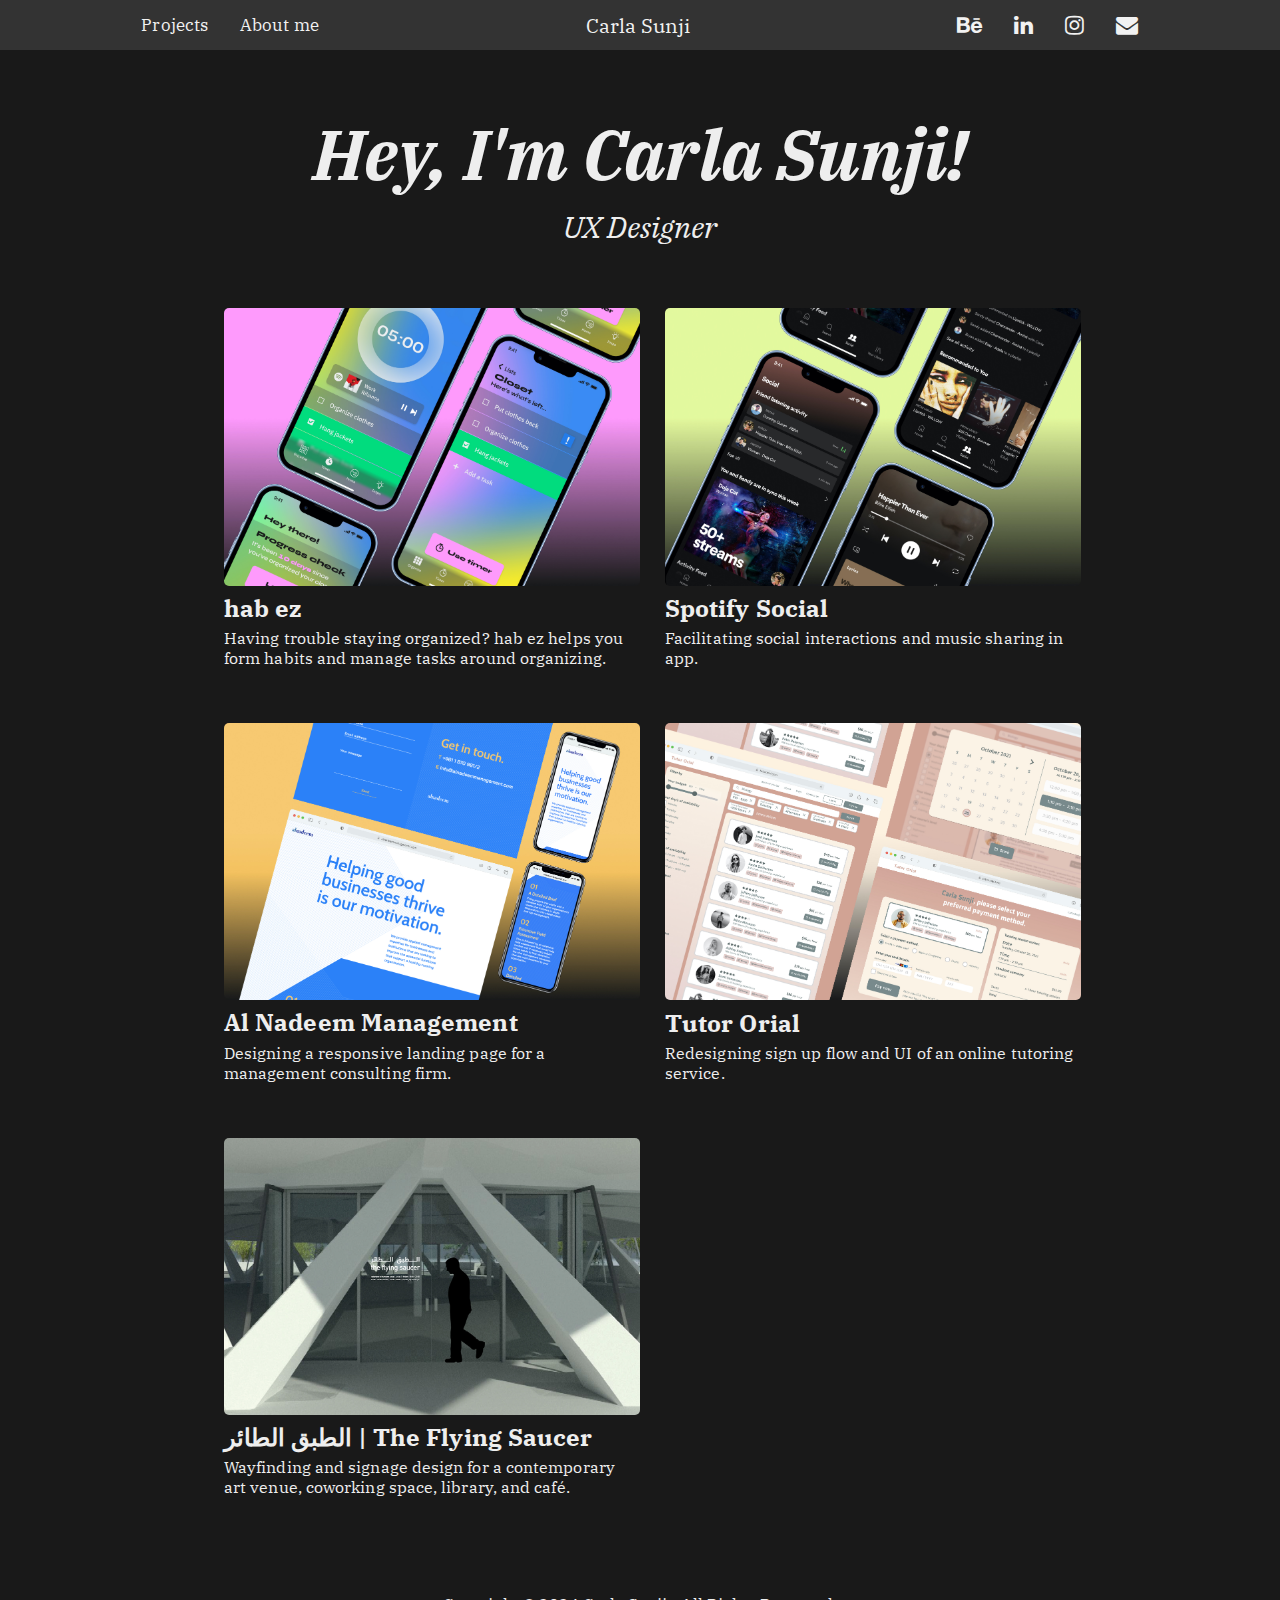
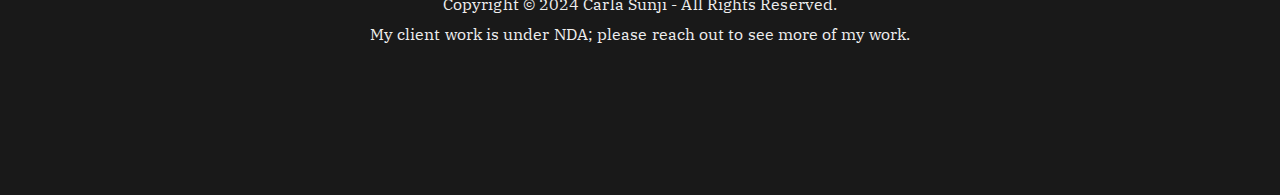
<file: index.html>
<!DOCTYPE html>
<html lang="en">

<head>
  <title>Carla Sunji</title>

  <meta charset="utf-8">
  <meta name="viewport" content="width=device-width, initial-scale=1.0">

  <link rel="stylesheet" href="assets/style.css">
  <link rel="stylesheet" href="https://cdnjs.cloudflare.com/ajax/libs/font-awesome/4.7.0/css/font-awesome.min.css">
  <link rel="icon" type="image/png" sizes="32x32" href="assets/Favicon.ico">

  <!-- Font: IBM Plex Mono & Serif -->
  <!-- <link rel="preconnect" href="https://fonts.googleapis.com">
  <link rel="preconnect" href="https://fonts.gstatic.com" crossorigin>
  <link href="https://fonts.googleapis.com/css2?family=IBM+Plex+Mono:ital,wght@0,500;1,600&family=IBM+Plex+Serif:ital,wght@1,400;1,500&display=swap" rel="stylesheet"> -->

  <!-- IBM Plex Serif -->
  <link rel="preconnect" href="https://fonts.googleapis.com">
  <link rel="preconnect" href="https://fonts.gstatic.com" crossorigin>
  <link href="https://fonts.googleapis.com/css2?family=IBM+Plex+Serif:ital,wght@0,300;0,400;0,500;1,400&display=swap" rel="stylesheet">

</head>

<body>

    <div class="navbar" id="myTopnav" style="z-index: 2;">
      <div class="pages">
        <a href="https://carlasunji.github.io/portfolio/">Projects</a>
        <a href="https://carlasunji.github.io/portfolio/about">About me</a>
      </div>

      <div class="carla">
        <a href="https://carlasunji.github.io/portfolio/">Carla Sunji</a>
      </div>

      <div class="social">
        <!-- Behance Link -->
        <a href="https://www.behance.net/carlasunji" class="fa fa-behance" target="_blank"></a>

        <!-- LinkedIn Link -->
        <a href="https://www.linkedin.com/in/carlasunji/" class="fa fa-linkedin" target="_blank"></a>

        <!-- Instagram Link -->
        <a href="https://www.instagram.com/carlasunji/" class="fa fa-instagram" target="_blank"></a>

        <!-- Email -->
        <a href="mailto:carlasunji@gmail.com" class="fa fa-envelope"></a>

        <!-- hamburger menu -->
        <a href="javascript:void(0);" class="icon" onclick="myFunction()">
          <i class="fa fa-bars"></i>
        </a>
      </div>
    </div>

    <script>
      function myFunction() {
        var x = document.getElementById("myTopnav");
        if (x.className === "navbar") {
          x.className += " responsive";
        } else {
          x.className = "navbar";
        }
      }
    </script>

    <div class="container">
      <div>
        <h1 class="intro">Hey, I'm Carla Sunji!</h1>
        <h2 class="intro-sub">UX Designer</h2>
      </div>

      <div class="two-home gap">
        <div class="thumbnails">
          <a href="https://carlasunji.github.io/portfolio/capstone"><img src="assets/thumbnail-capstone.jpg"></a>
          <div class="bottom-left"><h2 class="hometitles">hab ez</h2>Having trouble staying organized? hab ez helps you form habits and manage tasks around organizing.</div>
        </div>

        <div class="thumbnails">
          <a href="https://carlasunji.github.io/portfolio/spotify-social"><img src="assets/thumbnail-spotify2.jpg"></a>
          <div class="bottom-left"><h2 class="hometitles">Spotify Social</h2>Facilitating social interactions and music sharing in app.</div>
        </div>

        <div class="thumbnails">
          <a href="https://carlasunji.github.io/portfolio/alnadeem"><img src="assets/thumbnail-alnadeem.jpg"></a>
          <div class="bottom-left"><h2 class="hometitles">Al Nadeem Management</h2>Designing a responsive landing page for a management consulting firm.</div>
        </div>

        <div class="thumbnails">
          <a href="https://carlasunji.github.io/portfolio/tutor-orial"><img src="assets/thumbnail-tutor.jpg"></a>
          <div class="bottom-left"><h2 class="hometitles">Tutor Orial</h2>Redesigning sign up flow and UI of an online tutoring service.</div>
        </div>

        <div class="thumbnails">
          <a href="https://carlasunji.github.io/portfolio/flying-saucer"><img src="assets/thumbnail-flying.jpg"></a>
          <div class="bottom-left"><h2 class="hometitles">الطبق الطائر | The Flying Saucer</h2>Wayfinding and signage design for a contemporary art venue, coworking space, library, and café.</div>
        </div>
      </div>


    </div>

</body>

<footer class="site-footer">
  <div class="social">
    <!-- Behance Link -->
    <a href="https://www.behance.net/carlasunji" class="fa fa-behance" target="_blank"></a>

    <!-- LinkedIn Link -->
    <a href="https://www.linkedin.com/in/carlasunji/" class="fa fa-linkedin" target="_blank"></a>

    <!-- Instagram Link -->
    <a href="https://www.instagram.com/carlasunji/" class="fa fa-instagram" target="_blank"></a>

    <!-- Email -->
    <a href="mailto:carlasunji@gmail.com" class="fa fa-envelope"></a>
  </div>

  <p class="copyright">Copyright © 2024 Carla Sunji - All Rights Reserved.
    </br>My client work is under NDA; please reach out to see more of my work.

  </p>
</footer>
</file>
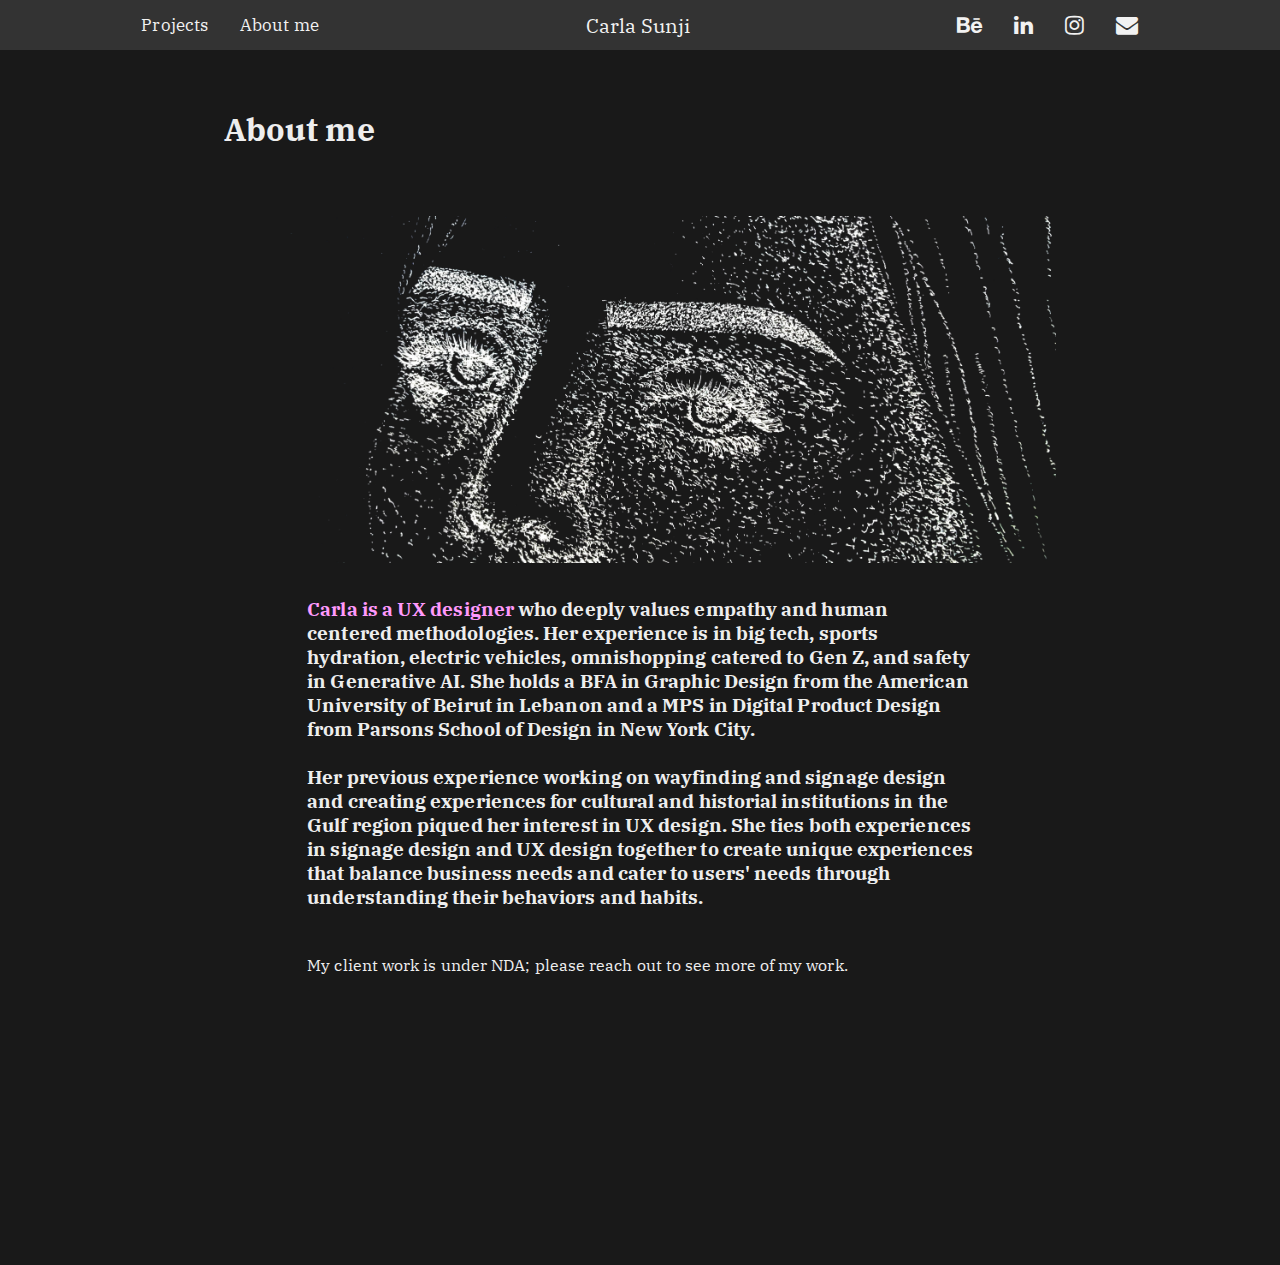
<file: about.html>
<!DOCTYPE html>
<html lang="en">

<head>
  <title>Carla Sunji — About</title>

  <meta charset="utf-8">
  <meta name="viewport" content="width=device-width, initial-scale=1.0">
  <link rel="stylesheet" href="assets/style.css">
  <link rel="stylesheet" href="https://cdnjs.cloudflare.com/ajax/libs/font-awesome/4.7.0/css/font-awesome.min.css">
  <link rel="icon" type="image/png" sizes="32x32" href="assets/Favicon.ico">

  <!-- Font: IBM Plex Mono & Serif -->
  <!-- <link rel="preconnect" href="https://fonts.googleapis.com">
  <link rel="preconnect" href="https://fonts.gstatic.com" crossorigin>
  <link href="https://fonts.googleapis.com/css2?family=IBM+Plex+Mono:ital,wght@0,500;1,600&family=IBM+Plex+Serif:ital,wght@1,400;1,500&display=swap" rel="stylesheet"> -->

  <!-- Font: IBM Plex Serif -->
  <link rel="preconnect" href="https://fonts.googleapis.com">
  <link rel="preconnect" href="https://fonts.gstatic.com" crossorigin>
  <link href="https://fonts.googleapis.com/css2?family=IBM+Plex+Serif:ital,wght@0,300;0,400;0,500;1,400&display=swap" rel="stylesheet">
</head>

<body>

    <div class="navbar" id="myTopnav">
      <div class="pages">
        <a href="https://carlasunji.github.io/portfolio/">Projects</a>
        <a href="https://carlasunji.github.io/portfolio/about">About me</a>
      </div>

      <div class="carla">
        <a href="https://carlasunji.github.io/portfolio/">Carla Sunji</a>
      </div>

      <div class="social">
        <!-- Behance Link -->
        <a href="https://www.behance.net/carlasunji" class="fa fa-behance" target="_blank"></a>

        <!-- LinkedIn Link -->
        <a href="https://www.linkedin.com/in/carlasunji/" class="fa fa-linkedin" target="_blank"></a>

        <!-- Instagram Link -->
        <a href="https://www.instagram.com/carlasunji/" class="fa fa-instagram" target="_blank"></a>

        <!-- Email -->
        <a href="mailto:carlasunji@gmail.com" class="fa fa-envelope"></a>
      </div>

    </div>

    <div class="container">
      <div>
        <h1 class="major-title">About me</h1>
        <img class="capstone-img" src="assets/me-bw.jpg" alt="Etched self-portrait">
        <h3 class="sm-width">
          </br>

          <span style="font-weight: bold; color: #FF99FC;">Carla is a UX designer</span> who deeply values empathy and human centered methodologies.
          Her experience is in big tech, sports hydration, electric vehicles, omnishopping catered to Gen Z, and safety in Generative AI.
          She holds a BFA in Graphic Design from the American University of Beirut in Lebanon and a MPS in Digital Product Design from Parsons School 
          of Design in New York City.

        </br><br>

          Her previous experience working on wayfinding and signage design and creating experiences for cultural and historial institutions in the Gulf region
          piqued her interest in UX design. She ties both experiences in signage design and UX design together to create unique experiences that balance business needs
          and cater to users' needs through understanding their behaviors and habits.
        </h3>
      </br>
        <p class="sm-width">My client work is under NDA; please reach out to see more of my work.
          
        </p>
      </div>



    </div>

</body>

<footer class="site-footer" data-hover-hint="footer">
  <div class="footer-text">

  </div>
</footer>
</file>
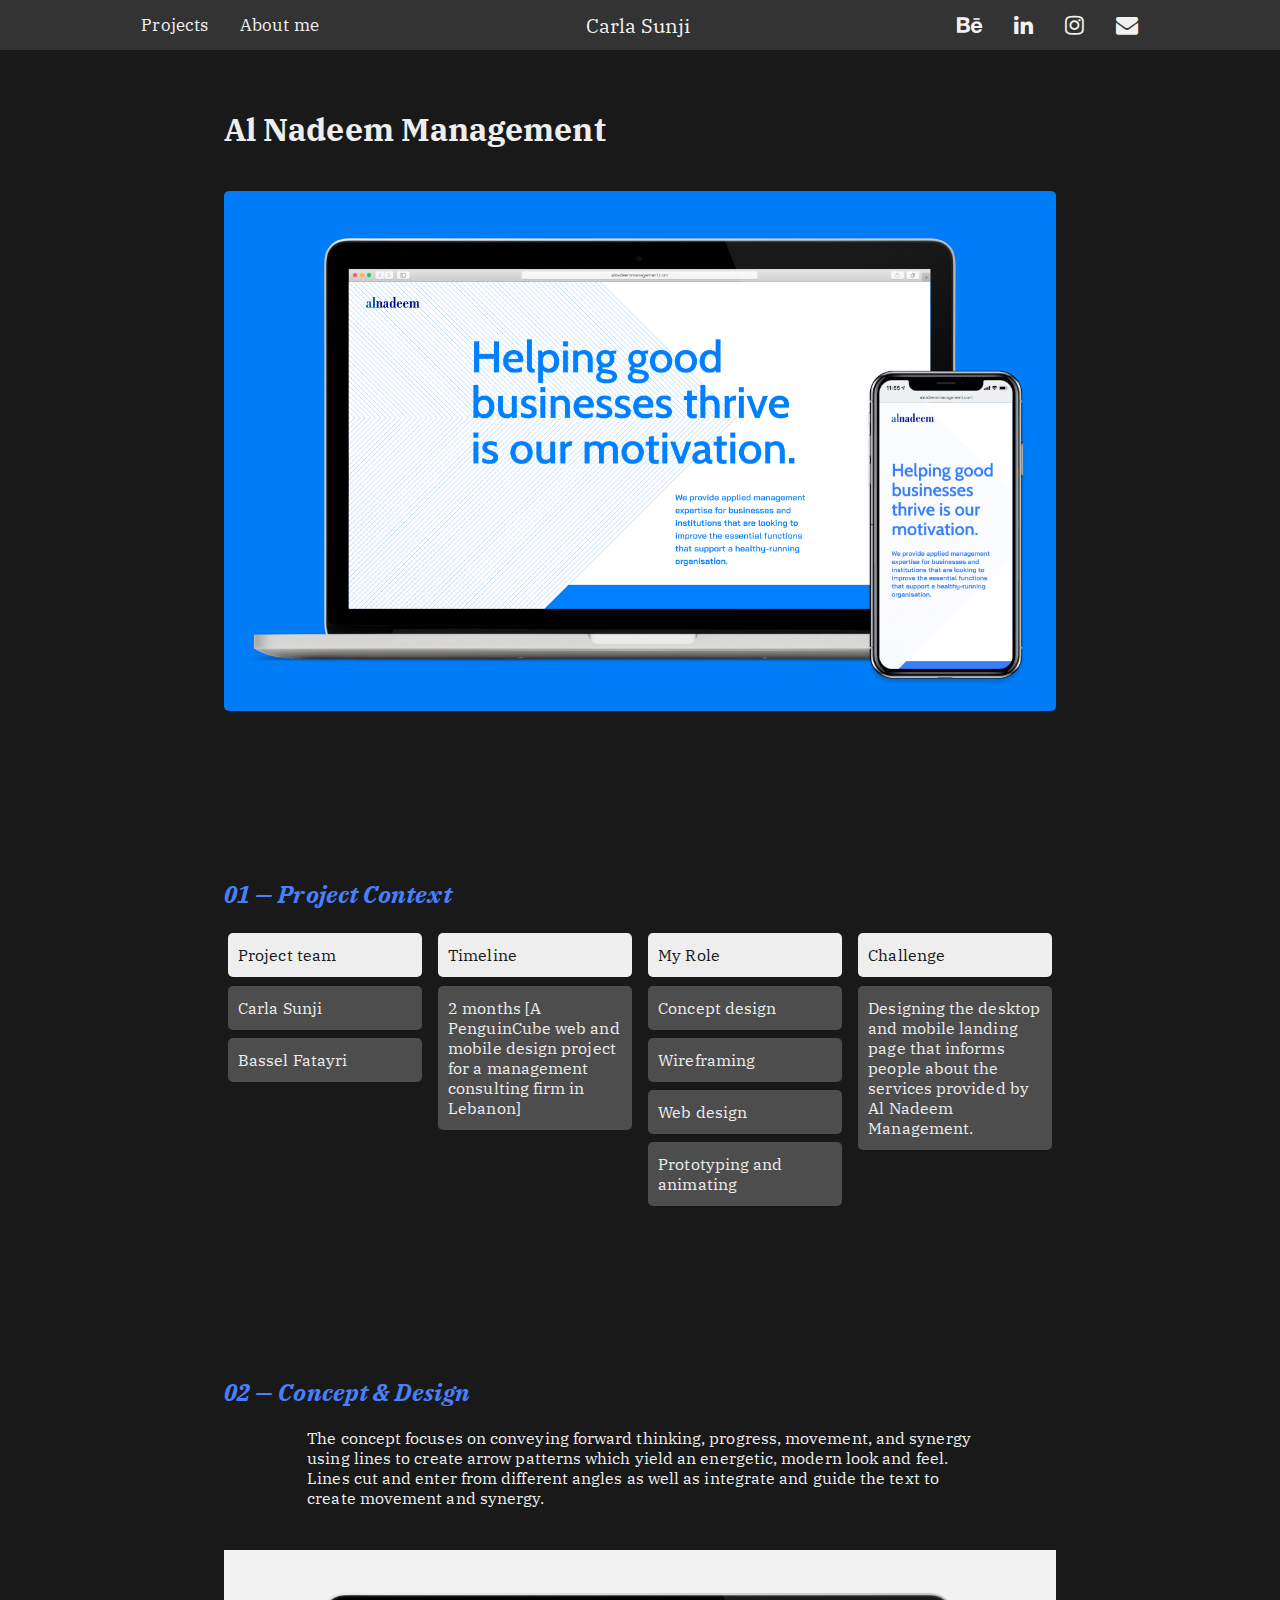
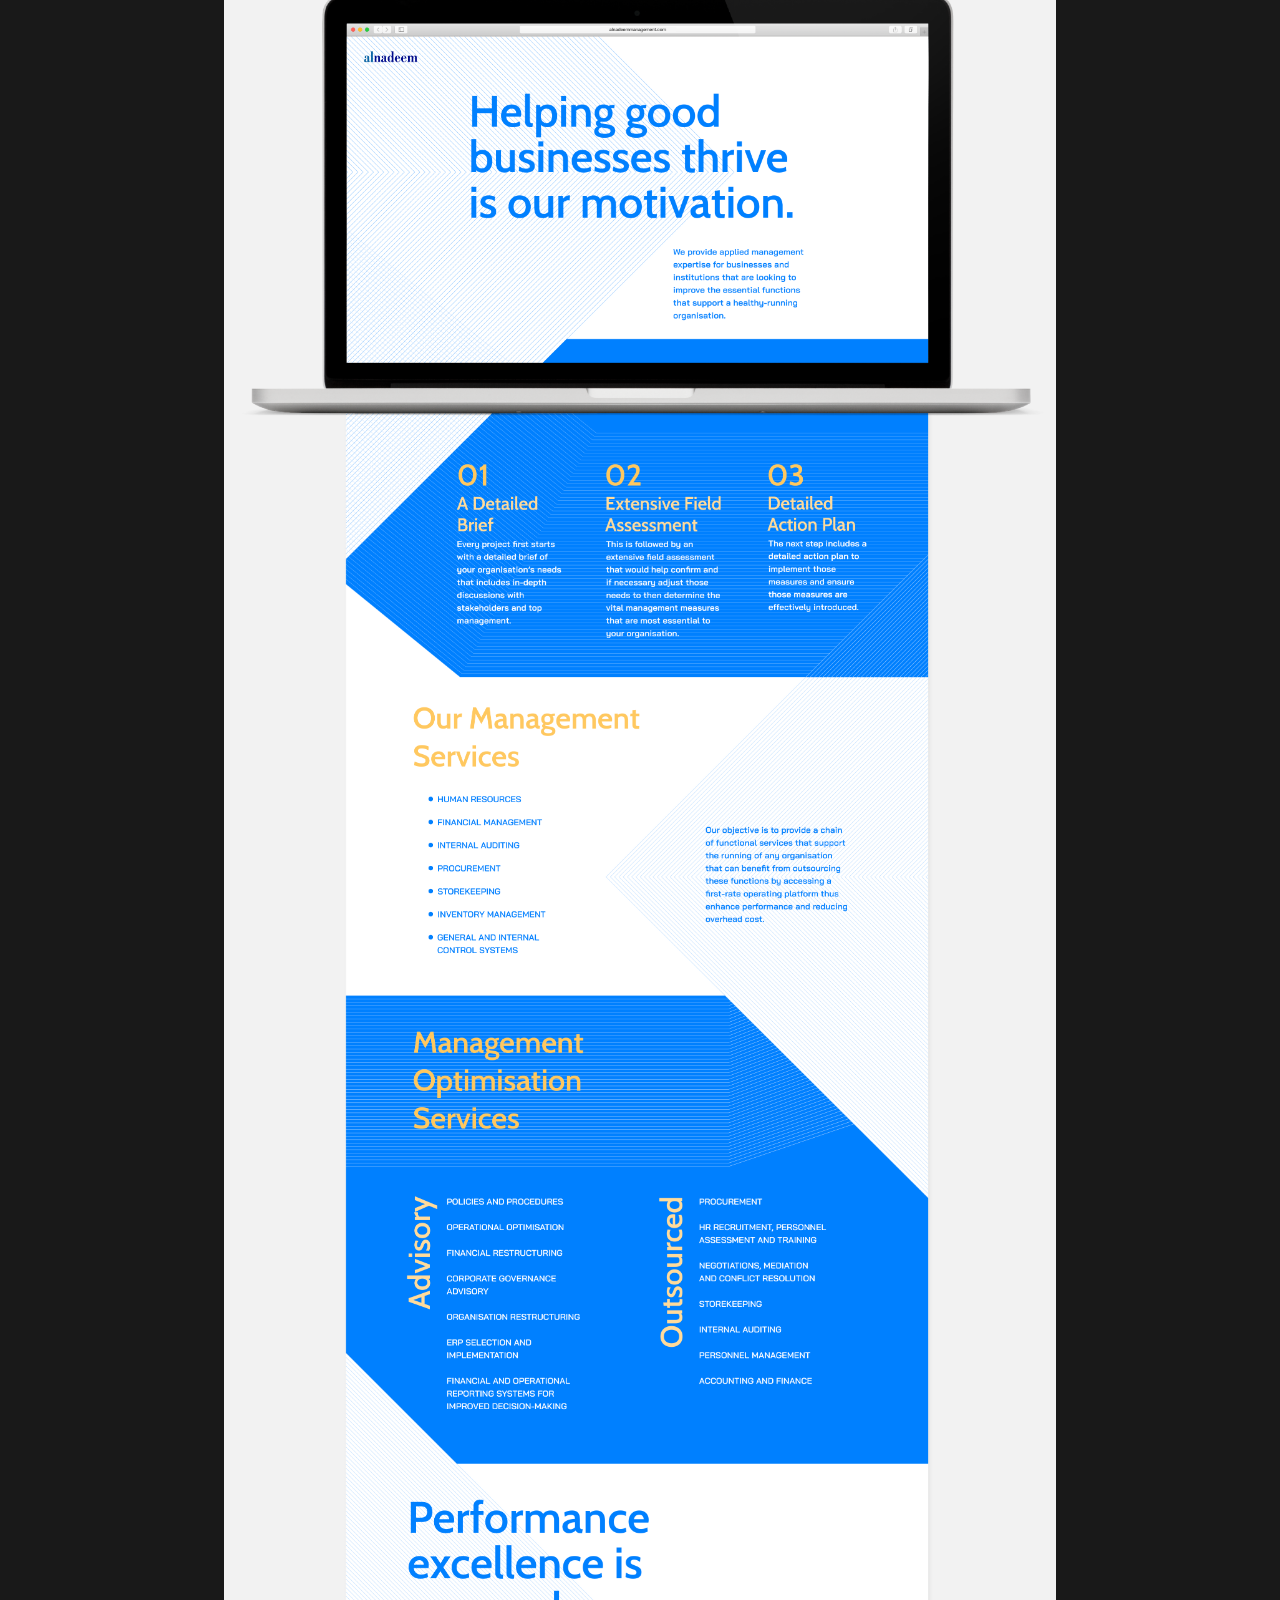
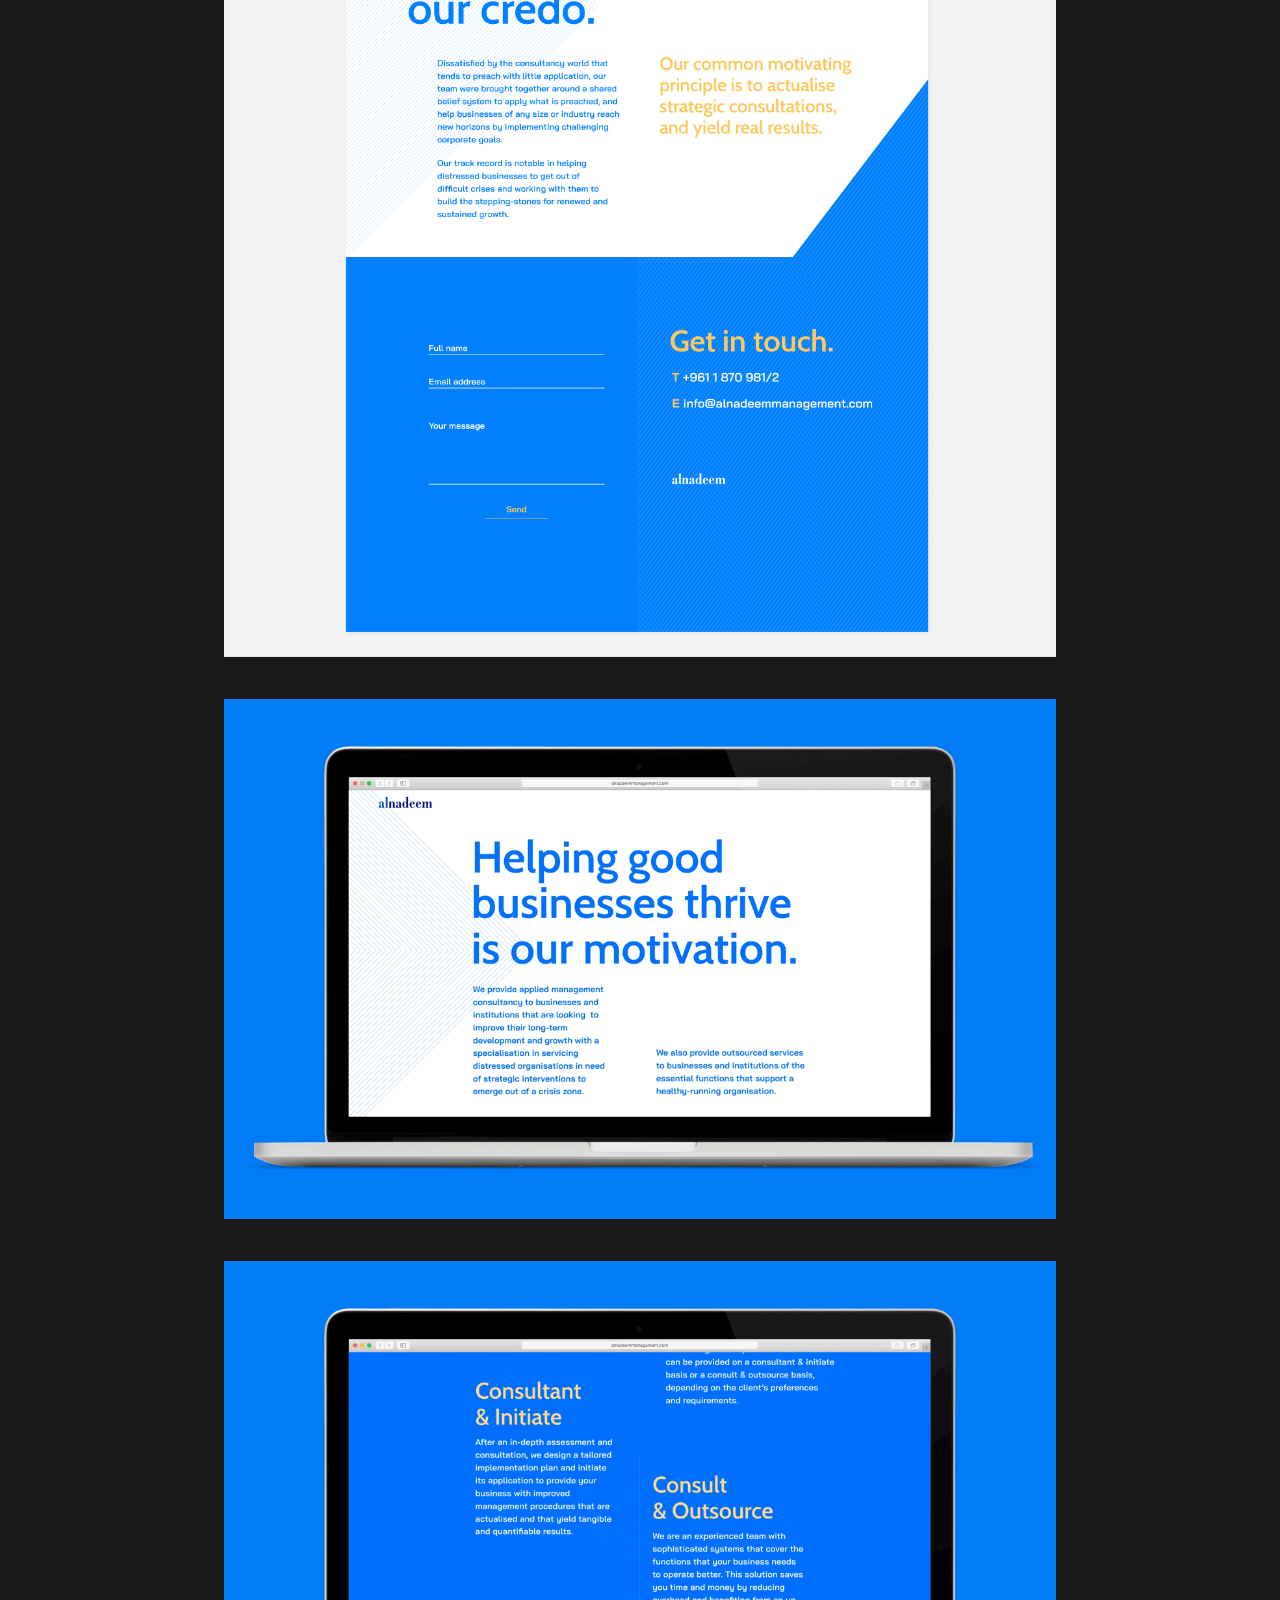
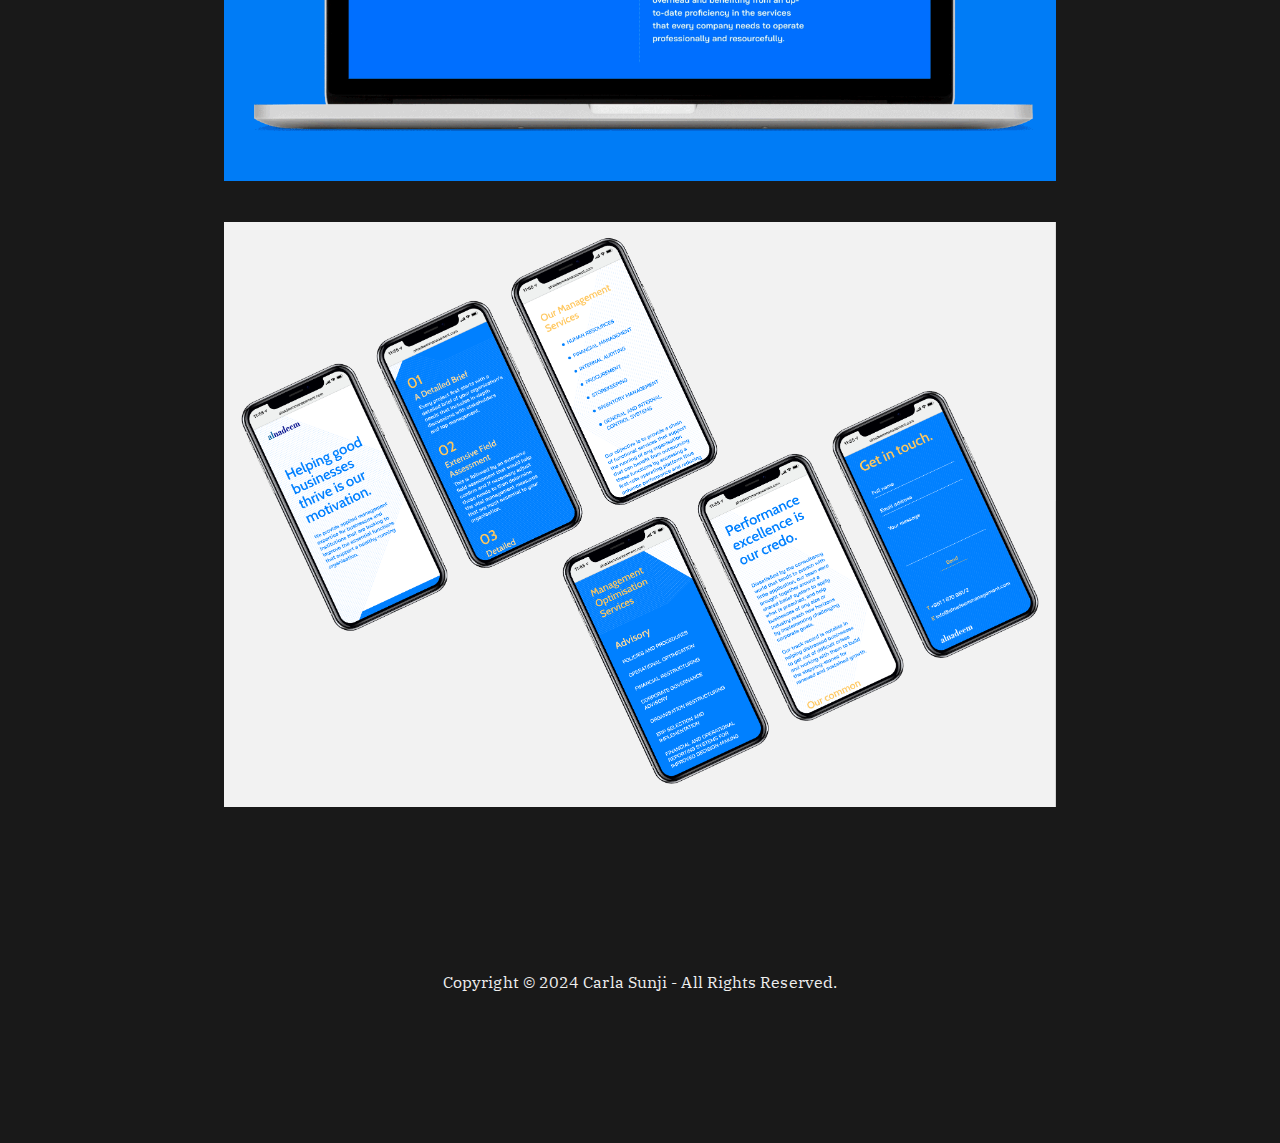
<file: alnadeem.html>
<!DOCTYPE html>
<html lang="en">

<head>
  <title>Al Nadeem Management</title>

  <meta charset="utf-8">
  <meta name="viewport" content="width=device-width, initial-scale=1.0">
  <link rel="stylesheet" href="assets/style.css">
  <link rel="stylesheet" href="https://cdnjs.cloudflare.com/ajax/libs/font-awesome/4.7.0/css/font-awesome.min.css">
  <link rel="icon" type="image/png" sizes="32x32" href="assets/Favicon.ico">

  <!-- Font: IBM Plex Mono -->
  <!-- <link rel="preconnect" href="https://fonts.googleapis.com">
  <link rel="preconnect" href="https://fonts.gstatic.com" crossorigin>
  <link href="https://fonts.googleapis.com/css2?family=IBM+Plex+Mono:wght@500&display=swap" rel="stylesheet"> -->

  <!-- Font: IBM Plex Serif -->
  <link rel="preconnect" href="https://fonts.googleapis.com">
  <link rel="preconnect" href="https://fonts.gstatic.com" crossorigin>
  <link href="https://fonts.googleapis.com/css2?family=IBM+Plex+Serif:ital,wght@0,300;0,400;0,500;0,600;0,700;1,300;1,400;1,500;1,600;1,700&display=swap" rel="stylesheet">
</head>

<body>

  <div class="navbar" id="myTopnav">
    <div class="pages">
      <a href="https://carlasunji.github.io/portfolio/">Projects</a>
      <a href="https://carlasunji.github.io/portfolio/about">About me</a>
    </div>

    <div class="carla">
      <a href="https://carlasunji.github.io/portfolio/">Carla Sunji</a>
    </div>

    <div class="social">
      <!-- Behance Link -->
      <a href="https://www.behance.net/carlasunji" class="fa fa-behance" target="_blank"></a>

      <!-- LinkedIn Link -->
      <a href="https://www.linkedin.com/in/carlasunji/" class="fa fa-linkedin" target="_blank"></a>

      <!-- Instagram Link -->
      <a href="https://www.instagram.com/carlasunji/" class="fa fa-instagram" target="_blank"></a>

      <!-- Email -->
      <a href="mailto:carlasunji@gmail.com" class="fa fa-envelope"></a>
    </div>

  </div>

    <div class="container">
      <h1 class="major-title">Al Nadeem Management</h1>

      <!-- Cover Image -->
      <img id="myImg" class="spotify-imgs" src="assets/alnadeem.png" alt="Desktop and mobile landing pages">

      <!-- The Modal -->
      <div id="myModal" class="modal">
        <span class="close">&times;</span>
        <img class="modal-content" id="img01">
        <div id="caption"></div>
      </div>

      <h2 class="alnadeem">01 — Project Context</h2>
        <div>
          <div class="grid">
            <!-- 1st column -->
              <div class="steps">
                <p class="headerbutton">Project team</p>
                <p class="generalbutton">Carla Sunji</p>
                <p class="generalbutton">Bassel Fatayri</p>
              </div>

            <!-- 2nd column -->
              <div class="steps">
                <p class="headerbutton">Timeline</p>
                <p class="generalbutton">2 months [A PenguinCube web and mobile design project for a management consulting firm in Lebanon]</p>
              </div>

            <!-- 3rd column -->
              <div class="steps">
                <p class="headerbutton">My Role</p>
                <p class="generalbutton">Concept design</p>
                <p class="generalbutton">Wireframing</p>
                <p class="generalbutton">Web design</p>
                <p class="generalbutton">Prototyping and animating</p>
                <!-- <p class="generalbutton">Shipping</p> -->
              </div>

            <!-- 4th column -->
              <div class="steps">
                <p class="headerbutton">Challenge</p>
                <p class="generalbutton">Designing the desktop and mobile landing page that informs people about the services provided by Al Nadeem Management.</p>
              </div>
          </div>
        </div>

      <h2 class="alnadeem">02 — Concept & Design</h2>

        <div class="sm-width">
          <p>The concept focuses on conveying forward thinking, progress, movement, and synergy using lines
             to create arrow patterns which yield an energetic, modern look and feel. Lines cut and enter
             from different angles as well as integrate and guide the text to create movement and synergy.
          </p>
        </div>


        <img class="alnadeem-imgs" src="assets/alnadeem-desktop.png" alt="Desktop">

        <img id="myImg2" class="spotify-imgs" src="assets/alnadeem-landing.gif" alt="Animated arrow">

        <!-- The Modal 2 -->
        <div id="myModal2" class="modal">
          <span class="close2">&times;</span>
          <img class="modal-content" id="img02">
          <div id="caption2"></div>
        </div>


        <div>
          <img id="myImg3" class="spotify-imgs" src="assets/alnadeem-transitions.gif" alt="Background transitions">

          <!-- The Modal 3 -->
          <div id="myModal3" class="modal">
            <span class="close3">&times;</span>
            <img class="modal-content" id="img03">
            <div id="caption3"></div>
          </div>

          <img id="myImg4" class="spotify-imgs" src="assets/alnadeem-mobile.png" alt="Mobile version">

          <!-- The Modal 4 -->
          <div id="myModal4" class="modal">
            <span class="close4">&times;</span>
            <img class="modal-content" id="img04">
            <div id="caption4"></div>
          </div>
        </div>


    </div>




    <!-- w3schools image modal -->


    <!-- Modal 1 -->
    <script>
    // Get the modal
    var modal = document.getElementById('myModal');

    // Get the image and insert it inside the modal - use its "alt" text as a caption
    var img = document.getElementById('myImg');
    var modalImg = document.getElementById("img01");
    var captionText = document.getElementById("caption");
    img.onclick = function(){
      modal.style.display = "block";
      modalImg.src = this.src;
      captionText.innerHTML = this.alt;
    }

    // Get the <span> element that closes the modal
    var span = document.getElementsByClassName("close")[0];

    // When the user clicks on <span> (x), close the modal
    span.onclick = function() {
      modal.style.display = "none";
    }
    </script>


    <!-- Modal 2 -->
    <script>
    // Get the modal
    var modal = document.getElementById('myModal2');

    // Get the image and insert it inside the modal - use its "alt" text as a caption
    var img = document.getElementById('myImg2');
    var modalImg = document.getElementById("img02");
    var captionText = document.getElementById("caption2");
    img.onclick = function(){
      modal.style.display = "block";
      modalImg.src = this.src;
      captionText.innerHTML = this.alt;
    }

    // Get the <span> element that closes the modal
    var span = document.getElementsByClassName("close2")[0];

    // When the user clicks on <span> (x), close the modal
    span.onclick = function() {
      modal.style.display = "none";
    }
    </script>


    <!-- Modal 3 -->
    <script>
    // Get the modal
    var modal = document.getElementById('myModal3');

    // Get the image and insert it inside the modal - use its "alt" text as a caption
    var img = document.getElementById('myImg3');
    var modalImg = document.getElementById("img03");
    var captionText = document.getElementById("caption3");
    img.onclick = function(){
      modal.style.display = "block";
      modalImg.src = this.src;
      captionText.innerHTML = this.alt;
    }

    // Get the <span> element that closes the modal
    var span = document.getElementsByClassName("close3")[0];

    // When the user clicks on <span> (x), close the modal
    span.onclick = function() {
      modal.style.display = "none";
    }
    </script>



    <!-- Modal 4 -->
    <script>
    // Get the modal
    var modal = document.getElementById('myModal4');

    // Get the image and insert it inside the modal - use its "alt" text as a caption
    var img = document.getElementById('myImg4');
    var modalImg = document.getElementById("img04");
    var captionText = document.getElementById("caption4");
    img.onclick = function(){
      modal.style.display = "block";
      modalImg.src = this.src;
      captionText.innerHTML = this.alt;
    }

    // Get the <span> element that closes the modal
    var span = document.getElementsByClassName("close4")[0];

    // When the user clicks on <span> (x), close the modal
    span.onclick = function() {
      modal.style.display = "none";
    }
    </script>


</body>

<footer class="site-footer">
  <div class="social">
    <!-- Behance Link -->
    <a href="https://www.behance.net/carlasunji" class="fa fa-behance" target="_blank"></a>

    <!-- LinkedIn Link -->
    <a href="https://www.linkedin.com/in/carlasunji/" class="fa fa-linkedin" target="_blank"></a>

    <!-- Instagram Link -->
    <a href="https://www.instagram.com/carlasunji/" class="fa fa-instagram" target="_blank"></a>

    <!-- Email -->
    <a href="mailto:carlasunji@gmail.com" class="fa fa-envelope"></a>
  </div>

  <p class="copyright">Copyright © 2024 Carla Sunji - All Rights Reserved.
  </p>
</footer>
</file>
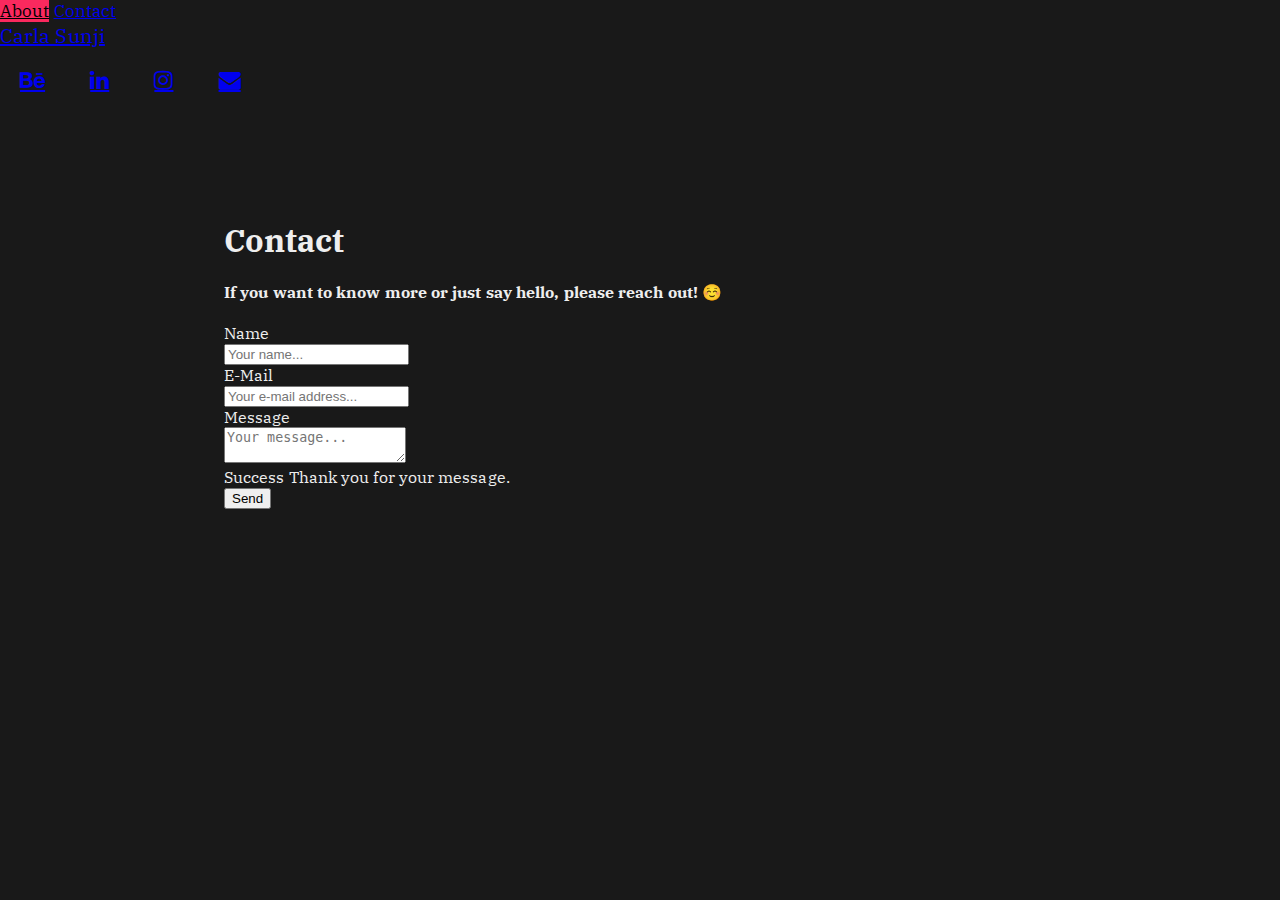
<file: contact.html>
<!DOCTYPE html>
<html lang="en">

<head>
  <title>Carla Sunji</title>

  <meta charset="utf-8">
  <meta name="viewport" content="width=device-width, initial-scale=1.0">
  <link rel="stylesheet" href="assets/style.css">
  <link rel="stylesheet" href="https://cdnjs.cloudflare.com/ajax/libs/font-awesome/4.7.0/css/font-awesome.min.css">
  <link rel="text/javascript" href="assets/form.js">
  <link rel="icon" type="image/png" sizes="32x32" href="assets/Favicon.ico">

  <!-- Font: IBM Plex Mono & Serif -->
  <link rel="preconnect" href="https://fonts.googleapis.com">
  <link rel="preconnect" href="https://fonts.gstatic.com" crossorigin>
  <link href="https://fonts.googleapis.com/css2?family=IBM+Plex+Mono:ital,wght@0,500;1,600&family=IBM+Plex+Serif:ital,wght@1,400;1,500&display=swap" rel="stylesheet">
</head>

<body>

    <div id="navbar">
      <div class="pages">
        <a href="#about">About</a>
        <a href="#contact">Contact</a>
      </div>

      <div class="carla">
        <a href="https://carlasunji.github.io/portfolio/">Carla Sunji</a>
      </div>

      <div class="social">
        <!-- Behance Link -->
        <a href="https://www.behance.net/carlasunji" class="fa fa-behance" target="_blank"></a>

        <!-- LinkedIn Link -->
        <a href="https://www.linkedin.com/in/carlasunji/" class="fa fa-linkedin" target="_blank"></a>

        <!-- Instagram Link -->
        <a href="https://www.instagram.com/carlasunji/" class="fa fa-instagram" target="_blank"></a>

        <!-- Email -->
        <a href="mailto:carlasunji@gmail.com" class="fa fa-envelope"></a>
      </div>

    </div>

    <div class="container">
      <div>
        <h1 class="major-title">Contact</h1>
        <h4>If you want to know more or just say hello, please reach out! ☺️</h4>
      </div>


      <form class="well form-horizontal" action=" " method="post"  id="contact_form">

          <!-- Name input-->
          <div class="form-group">
            <label class="col-md-4 control-label">Name</label>
            <div class="col-md-4 inputGroupContainer">
              <div class="input-group">
                <input  name="first_name" placeholder="Your name..." class="form-control"  type="text">
              </div>
            </div>
          </div>

          <!-- E-mail input-->
          <div class="form-group">
            <label class="col-md-4 control-label">E-Mail</label>
            <div class="col-md-4 inputGroupContainer">
              <div class="input-group">
                <input name="email" placeholder="Your e-mail address..." class="form-control"  type="text">
              </div>
            </div>
          </div>


          <!-- Message area -->
          <div class="form-group">
            <label class="col-md-4 control-label">Message</label>
            <div class="col-md-4 inputGroupContainer">
              <div class="input-group">
        	       <textarea class="form-control" name="comment" placeholder="Your message..."></textarea>
              </div>
            </div>
          </div>

          <!-- Success message -->
          <div class="alert alert-success" role="alert" id="success_message">Success
            <i class="glyphicon glyphicon-thumbs-up"></i> Thank you for your message.
          </div>

          <!-- Button -->
          <div class="form-group">
            <label class="col-md-4 control-label"></label>
            <div class="col-md-4">
              <button type="submit" class="btn btn-warning" >Send</button>
            </div>
          </div>

      </form>

    </div>

</body>
</file>
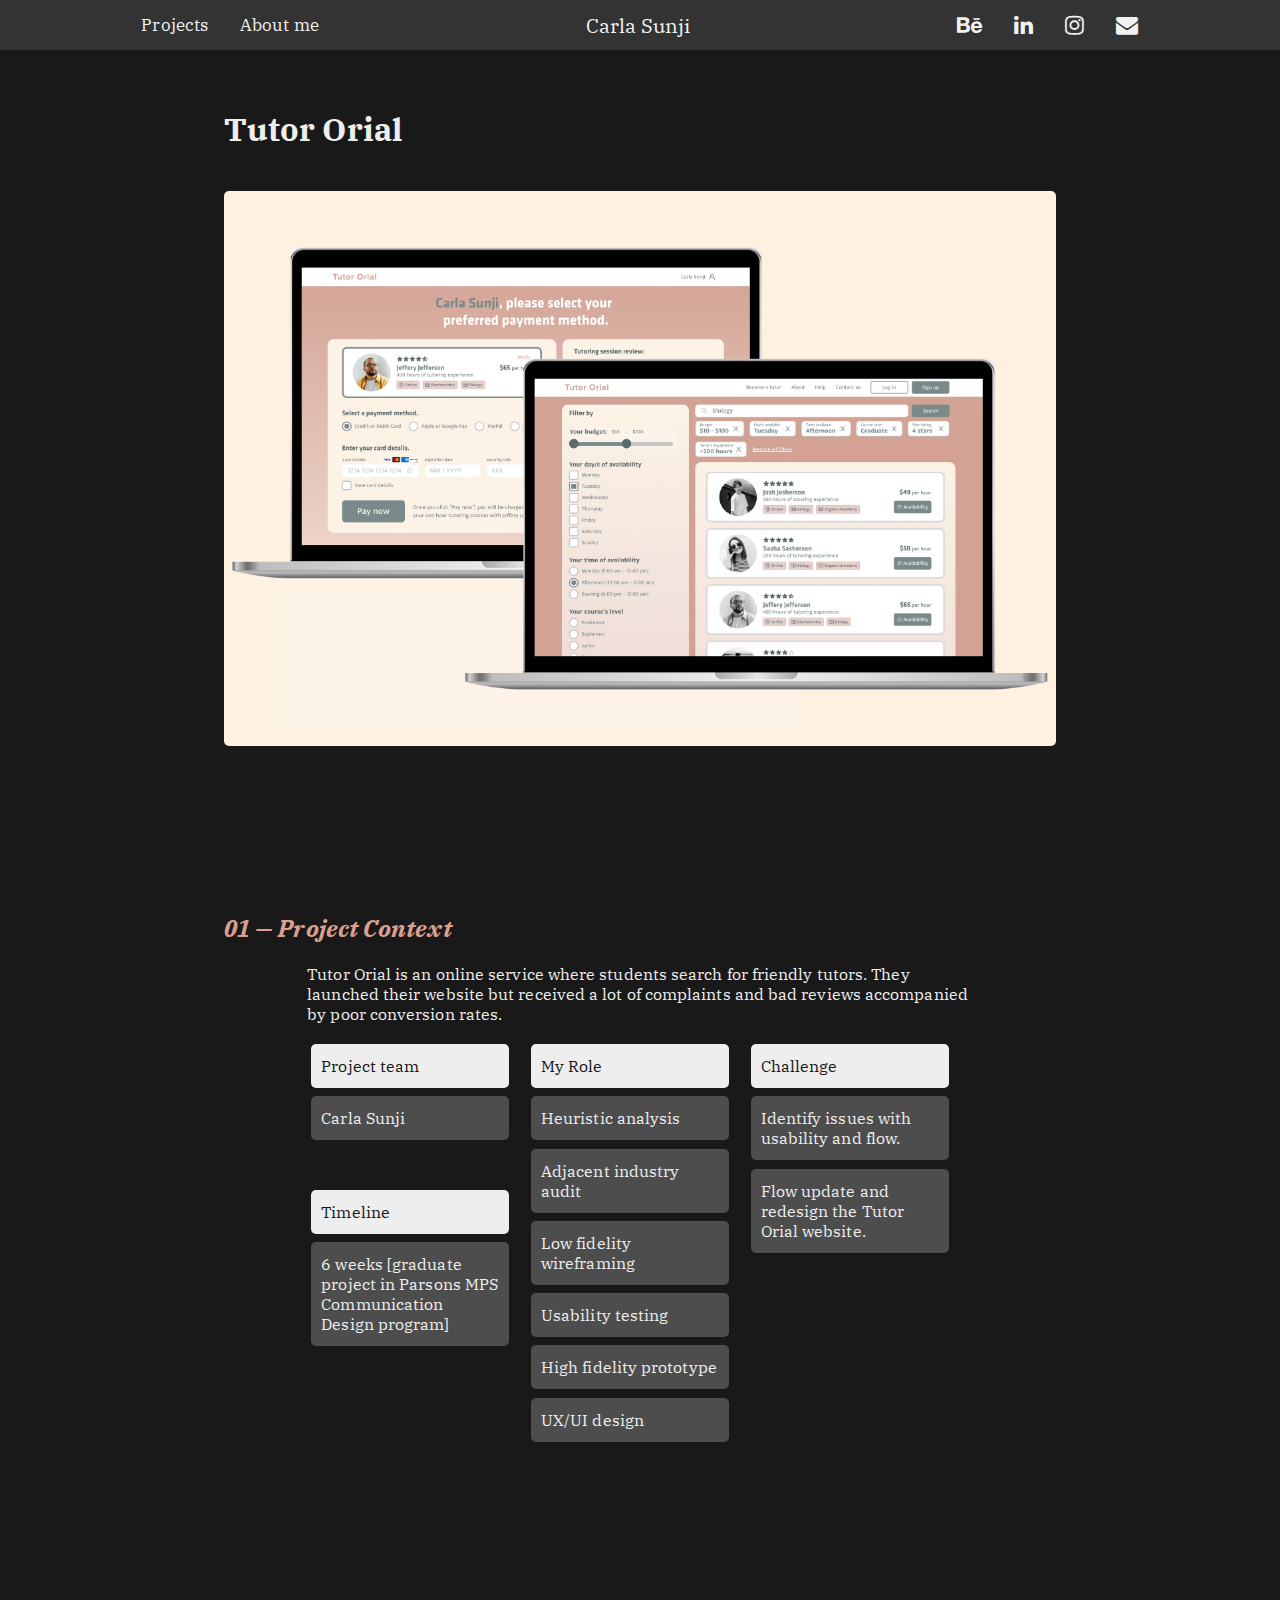
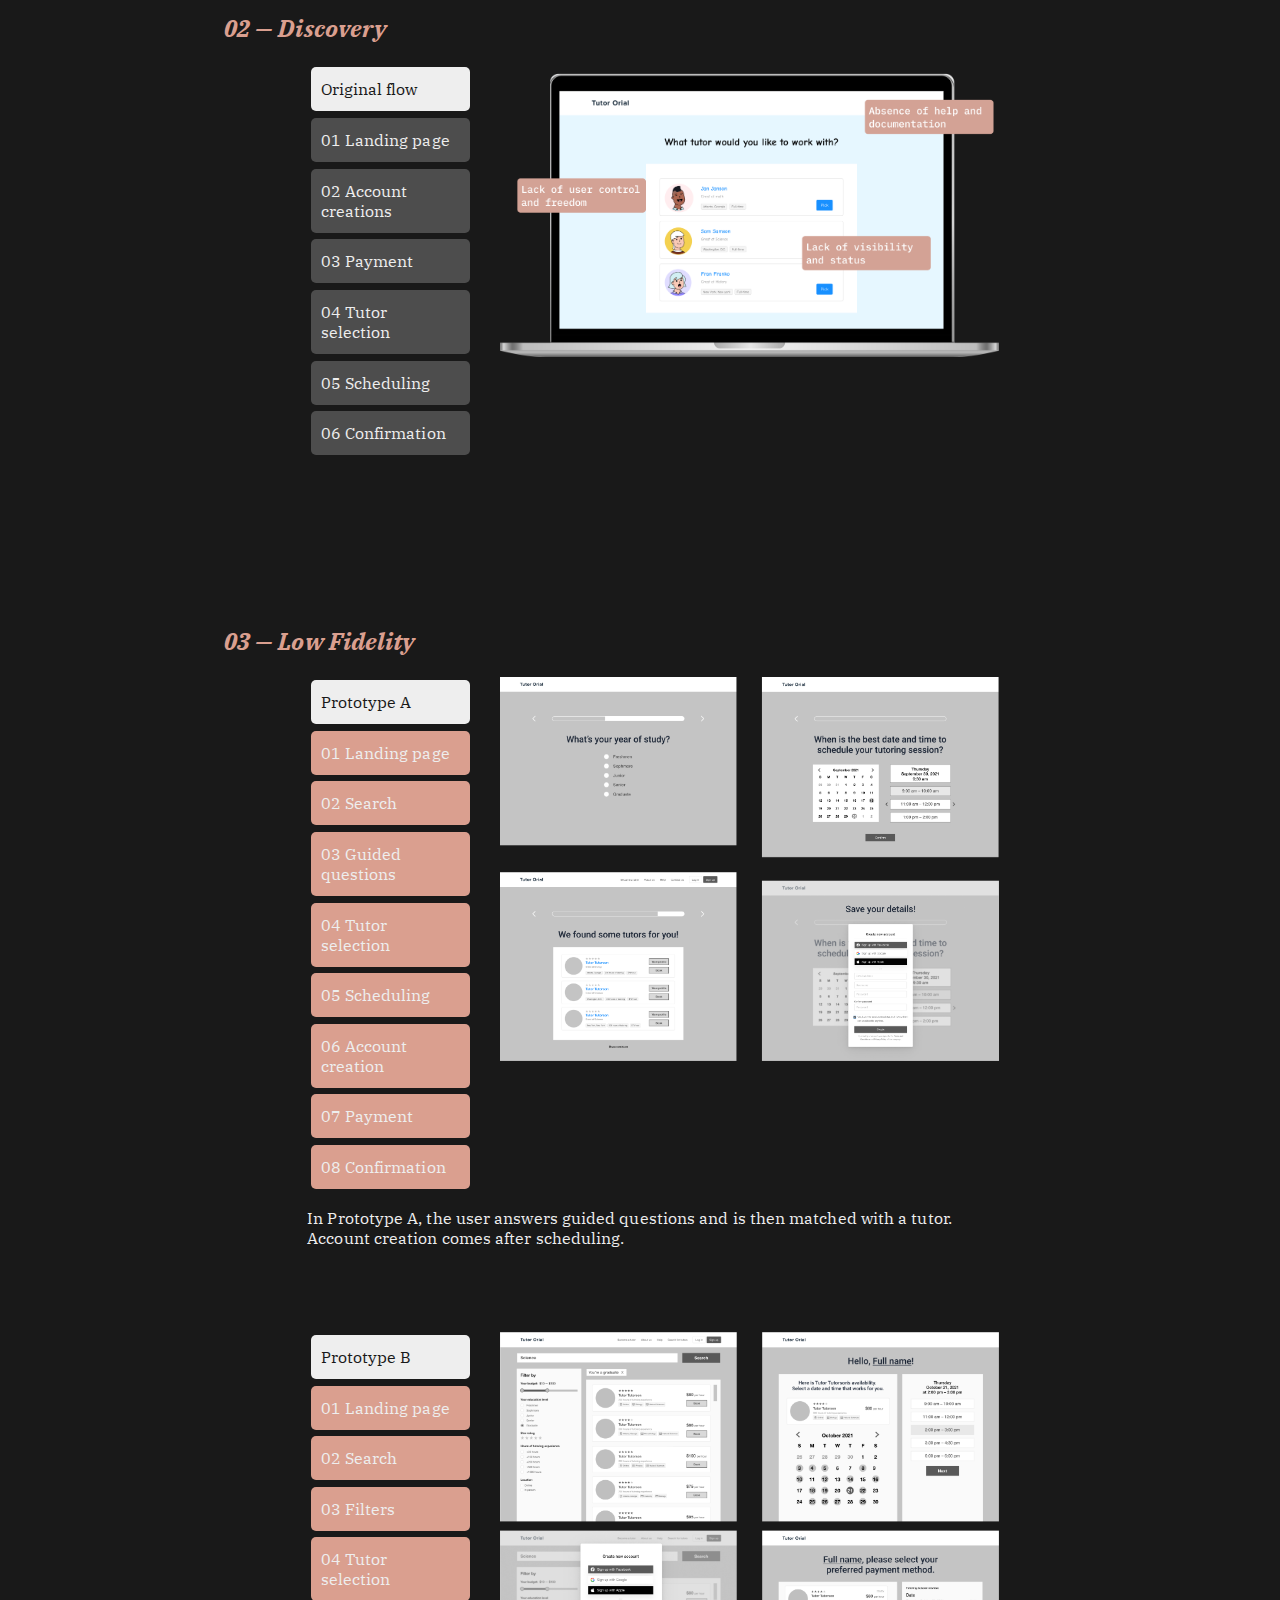
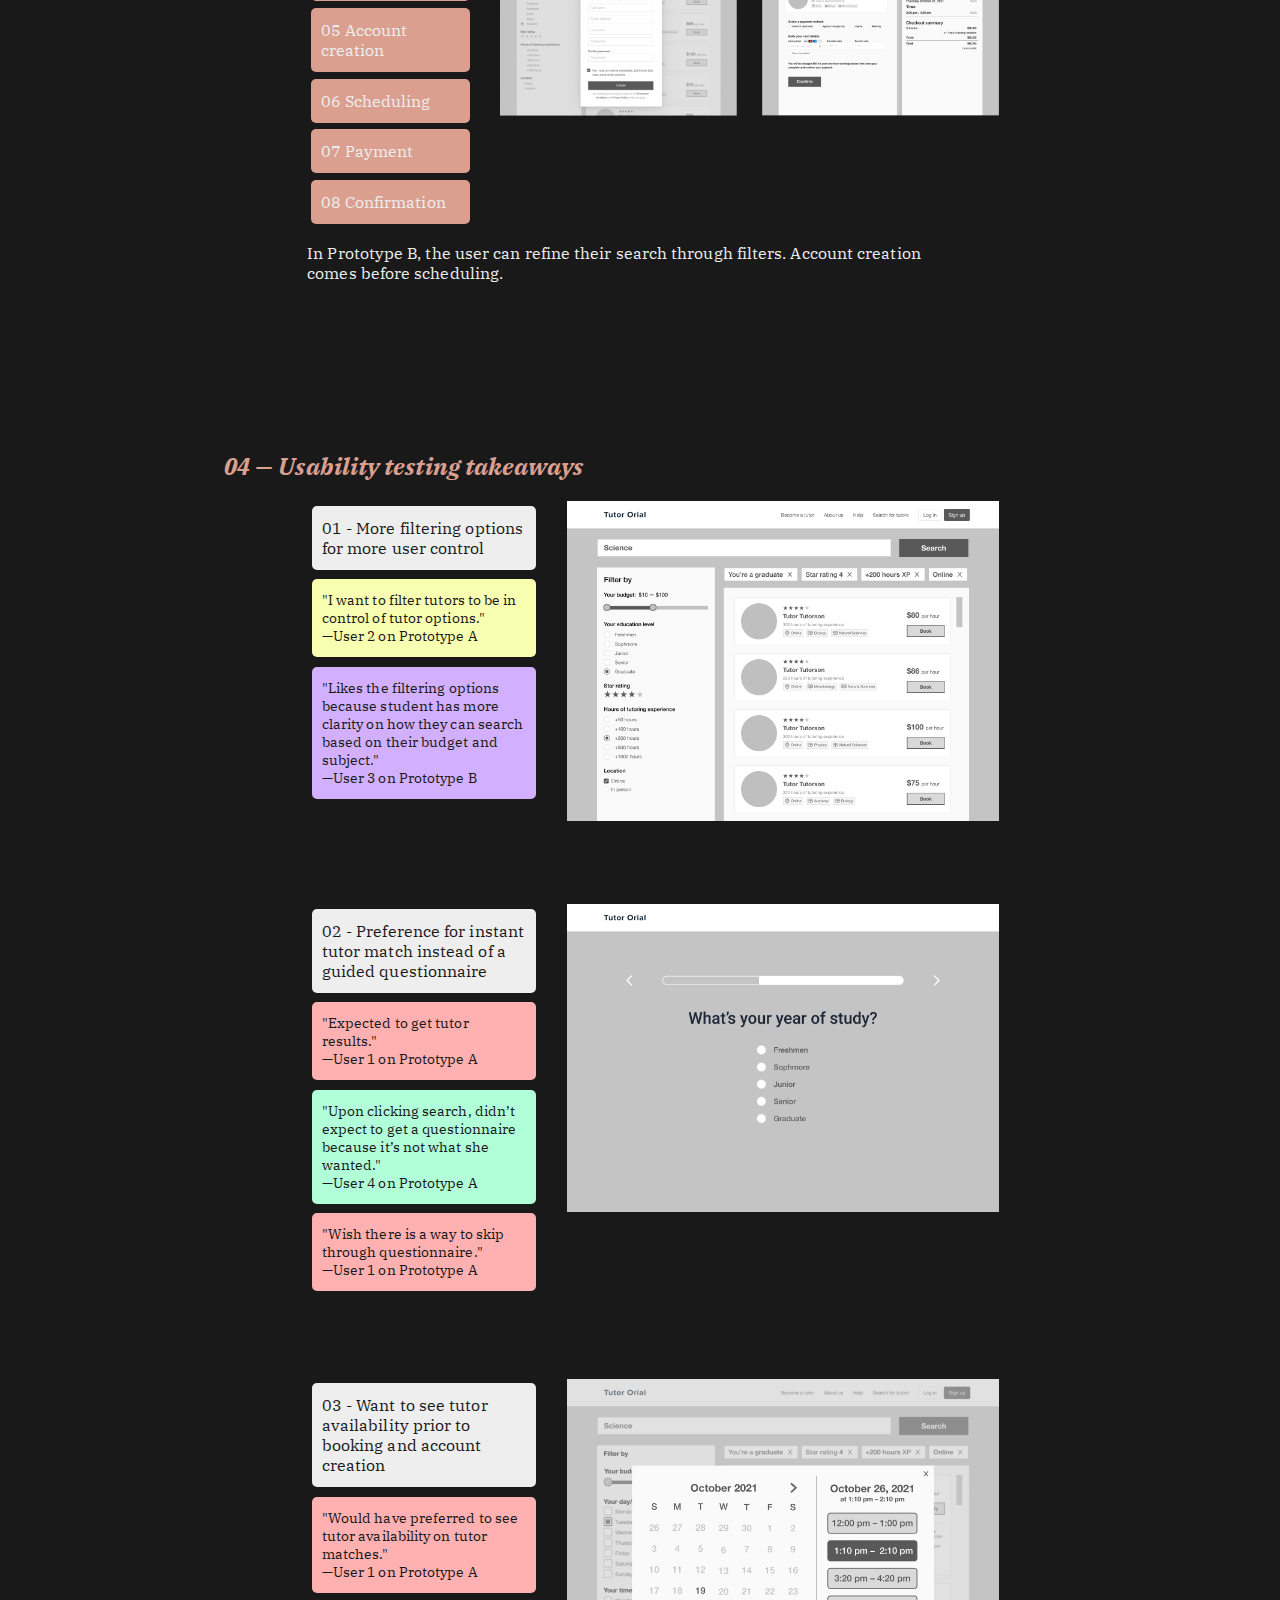
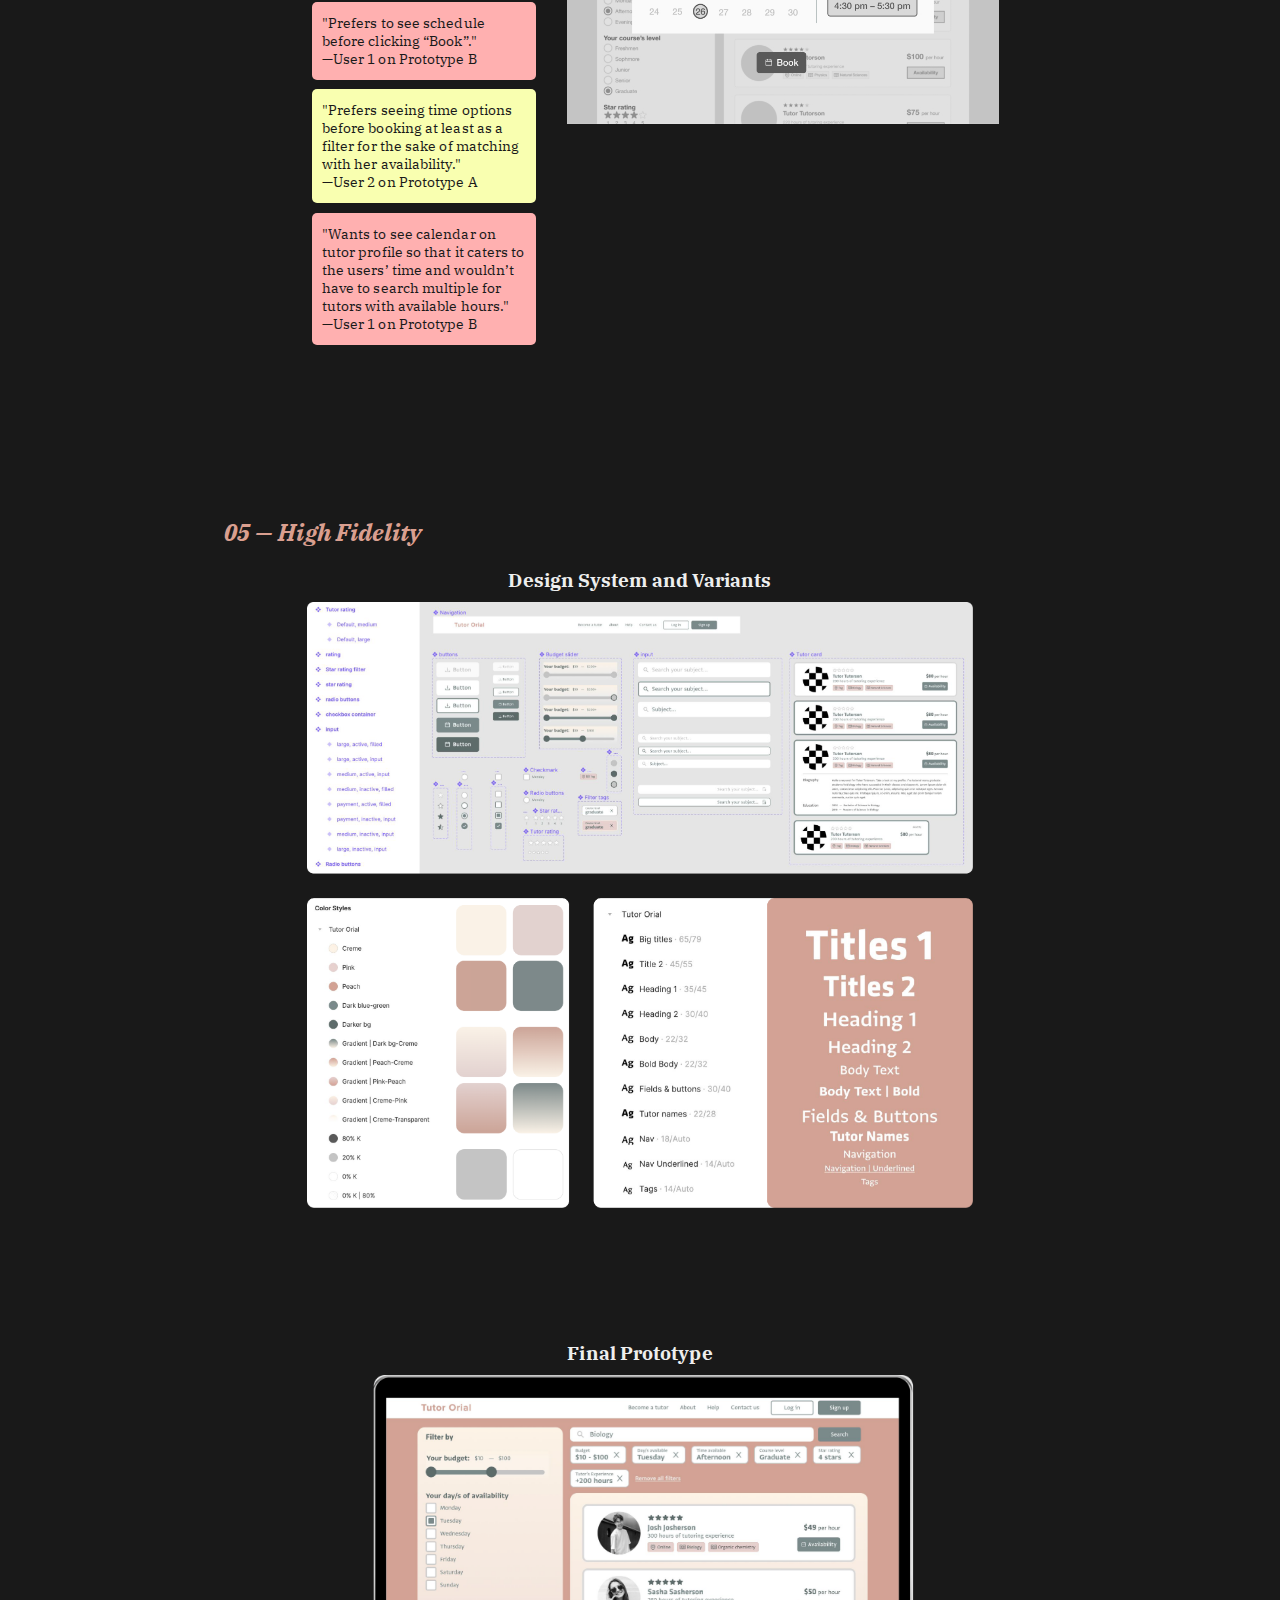
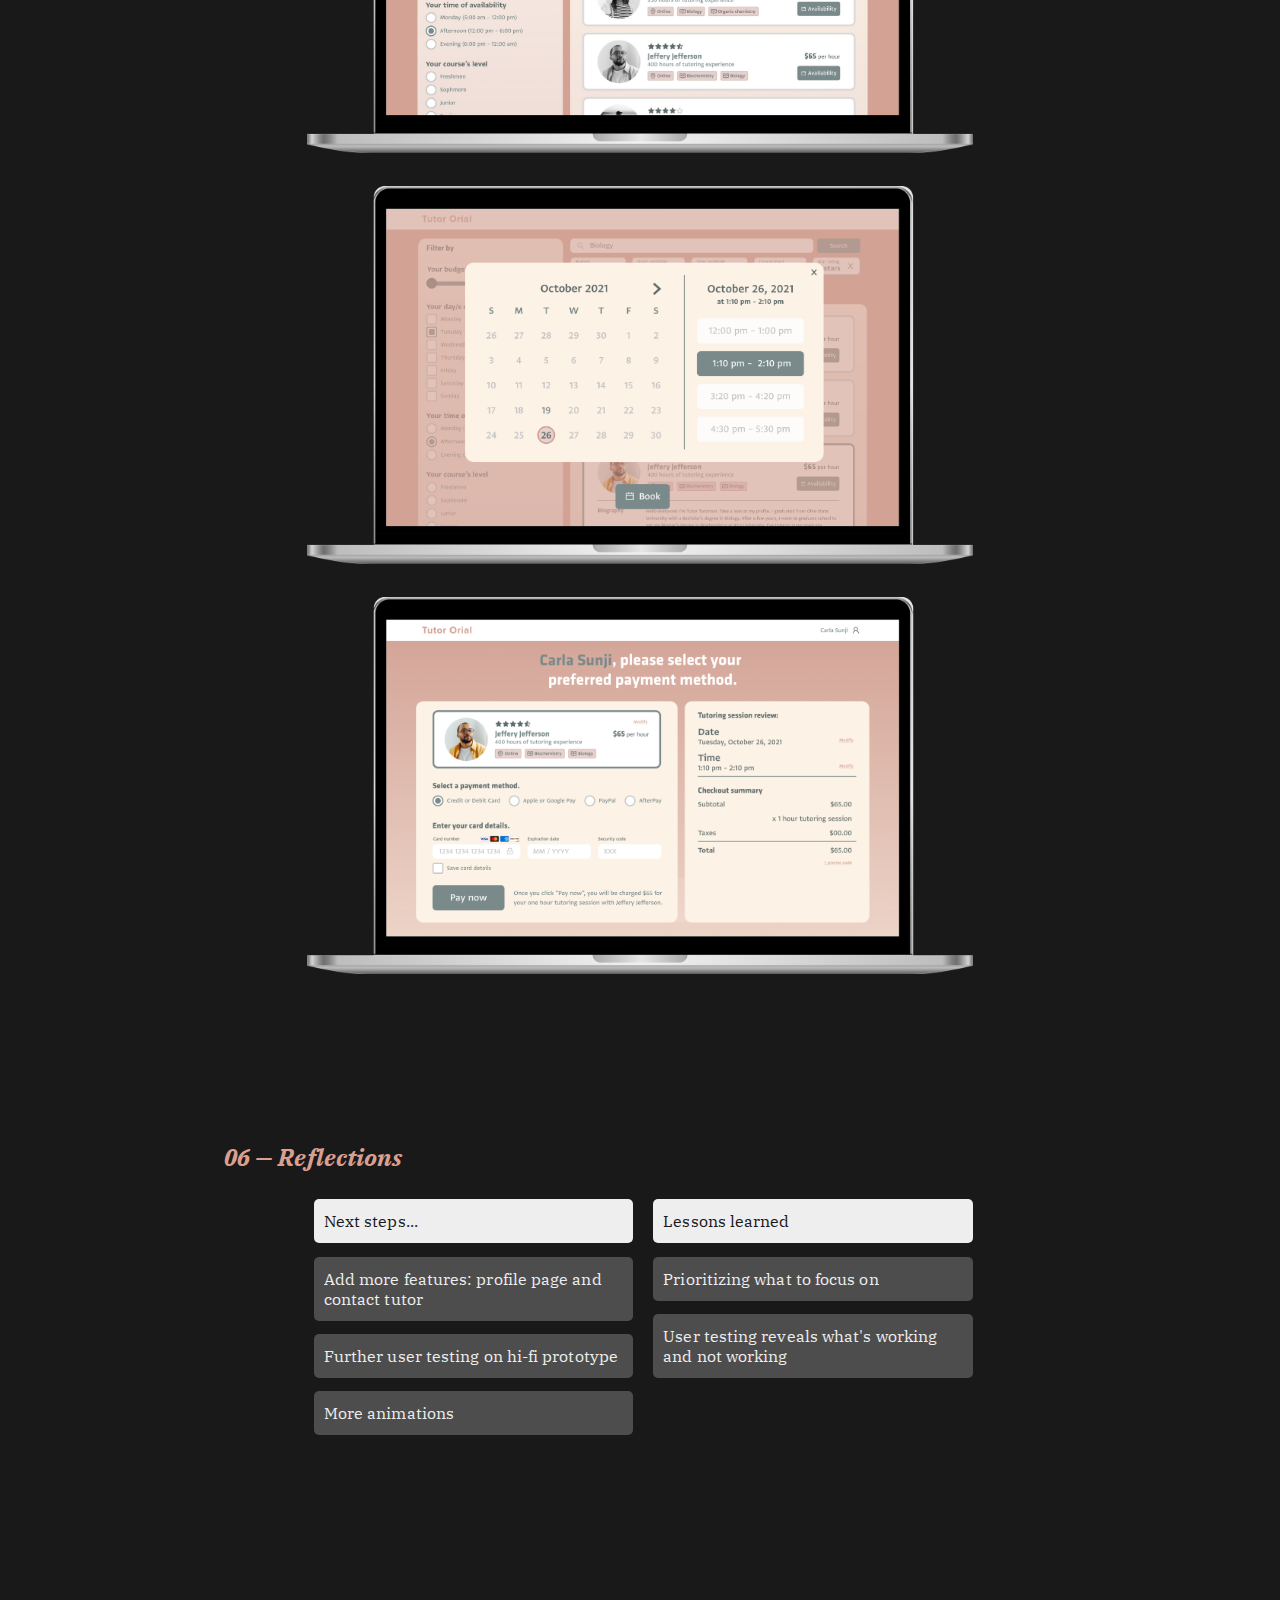
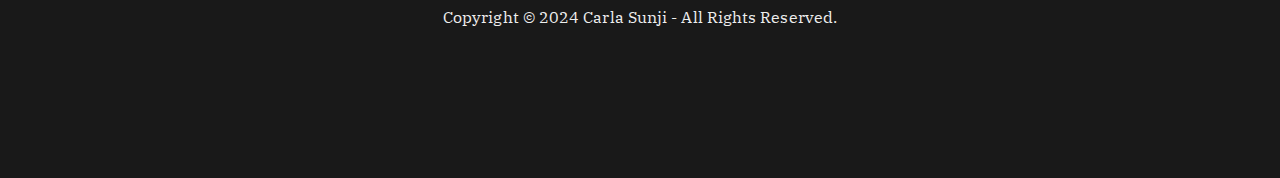
<file: tutor-orial.html>
<!DOCTYPE html>
<html lang="en">

<head>
  <title>Tutor Orial</title>

  <meta charset="utf-8">
  <meta name="viewport" content="width=device-width, initial-scale=1.0">
  <link rel="stylesheet" href="assets/style.css">
  <link rel="stylesheet" href="https://cdnjs.cloudflare.com/ajax/libs/font-awesome/4.7.0/css/font-awesome.min.css">
  <link rel="icon" type="image/png" sizes="32x32" href="assets/Favicon.ico">

  <!-- Font: IBM Plex Mono -->
  <!-- <link rel="preconnect" href="https://fonts.googleapis.com">
  <link rel="preconnect" href="https://fonts.gstatic.com" crossorigin>
  <link href="https://fonts.googleapis.com/css2?family=IBM+Plex+Mono:wght@500&display=swap" rel="stylesheet"> -->

  <!-- Font: IBM Plex Serif -->
  <link rel="preconnect" href="https://fonts.googleapis.com">
  <link rel="preconnect" href="https://fonts.gstatic.com" crossorigin>
  <link href="https://fonts.googleapis.com/css2?family=IBM+Plex+Serif:ital,wght@0,300;0,400;0,500;0,600;0,700;1,300;1,400;1,500;1,600;1,700&display=swap" rel="stylesheet">
</head>

<body>

  <div class="navbar" id="myTopnav">
    <div class="pages">
      <a href="https://carlasunji.github.io/portfolio/">Projects</a>
      <a href="https://carlasunji.github.io/portfolio/about">About me</a>
    </div>

    <div class="carla">
      <a href="https://carlasunji.github.io/portfolio/">Carla Sunji</a>
    </div>

    <div class="social">
      <!-- Behance Link -->
      <a href="https://www.behance.net/carlasunji" class="fa fa-behance" target="_blank"></a>

      <!-- LinkedIn Link -->
      <a href="https://www.linkedin.com/in/carlasunji/" class="fa fa-linkedin" target="_blank"></a>

      <!-- Instagram Link -->
      <a href="https://www.instagram.com/carlasunji/" class="fa fa-instagram" target="_blank"></a>

      <!-- Email -->
      <a href="mailto:carlasunji@gmail.com" class="fa fa-envelope"></a>
    </div>

  </div>

    <div class="container">
      <h1 class="major-title">Tutor Orial</h1>

      <!-- Cover Image -->
      <div>
        <img id="myImg" class="tutor-imgs" style="margin-top: 5%;" src="assets/tutor-orial-1.jpg" alt="Tutor Orial">
      </div>

      <!-- The Modal -->
      <div id="myModal" class="modal">
        <span class="close">&times;</span>
        <img class="modal-content" id="img01">
        <div id="caption"></div>
      </div>

      <h2 class="tutor">01 — Project Context</h2>
        <div>
          <div class="sm-width">
            <p>Tutor Orial is an online service where students search for friendly tutors. They launched their website but received a lot of complaints and bad reviews accompanied by poor conversion rates. </p>
          </div>

          <div class="sm-width three-columns">
              <div class="steps">
                <p class="headerbutton">Project team</p>
                <p class="generalbutton">Carla Sunji</p>
                <p class="headerbutton" style="margin-top: 22%">Timeline</p>
                <p class="generalbutton">6 weeks [graduate project in Parsons MPS Communication Design program]</p>
              </div>

              <div class="steps">
                <p class="headerbutton">My Role</p>
                <p class="generalbutton">Heuristic analysis</p>
                <p class="generalbutton">Adjacent industry audit</p>
                <p class="generalbutton">Low fidelity wireframing</p>
                <p class="generalbutton">Usability testing</p>
                <p class="generalbutton">High fidelity prototype</p>
                <p class="generalbutton">UX/UI design</p>
              </div>

              <div class="steps">
                <p class="headerbutton">Challenge</p>
                <p class="generalbutton">Identify issues with usability and flow.</p>
                <p class="generalbutton">Flow update and redesign the Tutor Orial website.</p>
              </div>
          </div>
        </div>

      <h2 class="tutor">02 — Discovery</h2>
        <div class="sm-width float-tutor">
          <div class="steps">
            <p class="headerbutton">Original flow</p>
            <p class="generalbutton">01 Landing page</p>
            <p class="generalbutton">02 Account creations</p>
            <p class="generalbutton">03 Payment</p>
            <p class="generalbutton">04 Tutor selection</p>
            <p class="generalbutton">05 Scheduling</p>
            <p class="generalbutton">06 Confirmation</p>
          </div>

          <div class="tutor-sp-ab">
            <img id="myImg2" src="assets/tutor-orial-2.jpg" alt="Heuristic evaluation of Tutor Orial" style="width: 100%">
          </div>

          <!-- The Modal 2 -->
          <div id="myModal2" class="modal">
            <span class="close2">&times;</span>
            <img class="modal-content" id="img02">
            <div id="caption2"></div>
          </div>
        </div>

      <h2 class="tutor">03 — Low Fidelity</h2>
        <!-- Prototype A -->
        <div class="sm-width float-tutor">
          <div class="steps">
            <p class="headerbutton">Prototype A</p>
            <p class="tutorbutton">01 Landing page</p>
            <p class="tutorbutton">02 Search</p>
            <p class="tutorbutton">03 Guided questions</p>
            <p class="tutorbutton">04 Tutor selection</p>
            <p class="tutorbutton">05 Scheduling</p>
            <p class="tutorbutton">06 Account creation</p>
            <p class="tutorbutton">07 Payment</p>
            <p class="tutorbutton">08 Confirmation</p>
          </div>

          <div class="tutor-sp-ab">
            <img id="myImg3" class="tutor-imgs" src="assets/tutor-orial-3.png" alt="Prototype A - Low Fidelity frames">
          </div>

          <!-- The Modal 3 -->
          <div id="myModal3" class="modal">
            <span class="close3">&times;</span>
            <img class="modal-content" id="img03">
            <div id="caption3"></div>
          </div>
        </div>

        <div class="sm-width">
          <p>
            In  Prototype A, the user answers guided questions and is then matched with a tutor. Account creation comes after scheduling.
          </p>
        </div>

        <!-- Prototype B -->
        <div class="sm-width float-tutor" style="margin-top: 10%">
          <div class="steps">
            <p class="headerbutton">Prototype B</p>
            <p class="tutorbutton">01 Landing page</p>
            <p class="tutorbutton">02 Search</p>
            <p class="tutorbutton">03 Filters</p>
            <p class="tutorbutton">04 Tutor selection</p>
            <p class="tutorbutton">05 Account creation</p>
            <p class="tutorbutton">06 Scheduling</p>
            <p class="tutorbutton">07 Payment</p>
            <p class="tutorbutton">08 Confirmation</p>
          </div>

        <div class="tutor-sp-ab">
          <img id="myImg4" class="tutor-imgs" src="assets/tutor-orial-4.png" alt="Prototype B - Low Fidelity frames">
        </div>

        <!-- The Modal 4 -->
        <div id="myModal4" class="modal">
          <span class="close4">&times;</span>
          <img class="modal-content" id="img04">
          <div id="caption4"></div>
        </div>
      </div>

      <div class="sm-width">
        <p>
          In Prototype B, the user can refine their search through filters. Account creation comes before scheduling.
        </p>
      </div>



      <h2 class="tutor">04 — Usability testing takeaways</h2>
        <!-- More filtering -->
        <div class="sm-width float">
          <div class="steps">
            <p class="headerbutton">01 - More filtering options for more user control</p>
            <p class="user2">"I want to filter tutors to be in control of tutor options." </br> —User 2 on Prototype A</p>
            <p class="user3">"Likes the filtering options because student has more clarity on how they can search based on their budget and subject." </br> —User 3 on Prototype B</p>
          </div>

          <div class="tutor-sp-ab">
            <img id="myImg5" class="tutor-imgs" src="assets/tutor-orial-4.jpg" alt="Filtering options from Prototype B">
          </div>

          <!-- The Modal 5 -->
          <div id="myModal5" class="modal">
            <span class="close5">&times;</span>
            <img class="modal-content" id="img05">
            <div id="caption5"></div>
          </div>
        </div>


        <!-- No questionnaire -->
        <div class="sm-width float" style="margin-top: 10%">
          <div class="steps">
            <p class="headerbutton">02 - Preference for instant tutor match instead of a guided questionnaire</p>
            <p class="user1">"Expected to get tutor results." </br> —User 1 on Prototype A</p>
            <p class="user4">"Upon clicking search, didn’t expect to get a questionnaire because it’s not what she wanted." </br> —User 4 on Prototype A</p>
            <p class="user1">"Wish there is a way to skip through questionnaire." </br> —User 1 on Prototype A</p>
          </div>

          <div class="tutor-sp-ab">
            <img id="myImg6" class="tutor-imgs" src="assets/tutor-orial-5.jpg" alt="Guided questionnaire from Prototype A">
          </div>

          <!-- The Modal 6 -->
          <div id="myModal6" class="modal">
            <span class="close6">&times;</span>
            <img class="modal-content" id="img06">
            <div id="caption6"></div>
          </div>
        </div>


        <!-- Availability -->
        <div class="sm-width float" style="margin-top: 10%">
          <div class="steps">
            <p class="headerbutton">03 - Want to see tutor availability prior to booking and account creation</p>
            <p class="user1">"Would have preferred to see tutor availability on tutor matches." </br> —User 1 on Prototype A</p>
            <p class="user1">"Prefers to see schedule before clicking “Book”." </br> —User 1 on Prototype B</p>
            <p class="user2">"Prefers seeing time options before booking at least as a filter for the sake of matching with her availability." </br> —User 2 on Prototype A</p>
            <p class="user1">"Wants to see calendar on tutor profile so that it caters to the users’ time and wouldn’t have to search multiple for tutors with available hours." </br> —User 1 on Prototype B</p>
          </div>

          <div class="tutor-sp-ab">
            <img id="myImg7" class="tutor-imgs" src="assets/tutor-orial-6.jpg" alt="Updated tutor availability and scheduling as per user feedback">
          </div>

          <!-- The Modal 7 -->
          <div id="myModal7" class="modal">
            <span class="close7">&times;</span>
            <img class="modal-content" id="img07">
            <div id="caption7"></div>
          </div>
        </div>




      <h2 class="tutor">05 — High Fidelity</h2>
        <div class="sm-width">
          <h3 class="capstonetext" style="margin-bottom: 10px; margin-top: 10px;">Design System and Variants</h3>
          <img class="tutor-imgs" src="assets/tutor-orial-7.png" alt="Tutor Orial design system and variants">
        </div>

        <div class="sm-width">
          <h3 class="capstonetext" style="margin-bottom: 10px;">Final Prototype</h3>
          <img id="myImg8" class="tutor-imgs" src="assets/tutor-orial-8.png" alt="Redesigned tutor results and filtering options">
          <img id="myImg9" class="tutor-imgs" style="margin-top: 5%;" src="assets/tutor-orial-9.png" alt="Redesigned tutor availability and booking">
          <img id="myImg10" class="tutor-imgs" style="margin-top: 5%;" src="assets/tutor-orial-10.png" alt="Redesigned payment page and order summary">
        </div>

        <!-- The Modal 8 -->
        <div id="myModal8" class="modal">
          <span class="close8">&times;</span>
          <img class="modal-content" id="img08">
          <div id="caption8"></div>
        </div>

        <!-- The Modal 9 -->
        <div id="myModal9" class="modal">
          <span class="close9">&times;</span>
          <img class="modal-content" id="img09">
          <div id="caption9"></div>
        </div>

        <!-- The Modal 10 -->
        <div id="myModal10" class="modal">
          <span class="close10">&times;</span>
          <img class="modal-content" id="img10">
          <div id="caption10"></div>
        </div>

      <h2 class="tutor">06 — Reflections</h2>
        <div class="sm-width two-columns">
          <div class="steps">
            <p class="headerbutton">Next steps...</p>
            <p class="generalbutton">Add more features: profile page and contact tutor</p>
            <p class="generalbutton">Further user testing on hi-fi prototype</p>
            <p class="generalbutton">More animations</p>
          </div>

          <div class="steps">
            <p class="headerbutton">Lessons learned</p>
            <p class="generalbutton">Prioritizing what to focus on</p>
            <p class="generalbutton">User testing reveals what's working and not working</p>
          </div>
        </div>
    </div>




    <!-- w3schools image modal -->


    <!-- Modal 1 -->
    <script>
    // Get the modal
    var modal = document.getElementById('myModal');

    // Get the image and insert it inside the modal - use its "alt" text as a caption
    var img = document.getElementById('myImg');
    var modalImg = document.getElementById("img01");
    var captionText = document.getElementById("caption");
    img.onclick = function(){
      modal.style.display = "block";
      modalImg.src = this.src;
      captionText.innerHTML = this.alt;
    }

    // Get the <span> element that closes the modal
    var span = document.getElementsByClassName("close")[0];

    // When the user clicks on <span> (x), close the modal
    span.onclick = function() {
      modal.style.display = "none";
    }
    </script>



    <!-- Modal 2 -->
    <script>
    // Get the modal
    var modal = document.getElementById('myModal2');

    // Get the image and insert it inside the modal - use its "alt" text as a caption
    var img = document.getElementById('myImg2');
    var modalImg = document.getElementById("img02");
    var captionText = document.getElementById("caption2");
    img.onclick = function(){
      modal.style.display = "block";
      modalImg.src = this.src;
      captionText.innerHTML = this.alt;
    }

    // Get the <span> element that closes the modal
    var span = document.getElementsByClassName("close2")[0];

    // When the user clicks on <span> (x), close the modal
    span.onclick = function() {
      modal.style.display = "none";
    }
    </script>


    <!-- Modal 3 -->
    <script>
    // Get the modal
    var modal = document.getElementById('myModal3');

    // Get the image and insert it inside the modal - use its "alt" text as a caption
    var img = document.getElementById('myImg3');
    var modalImg = document.getElementById("img03");
    var captionText = document.getElementById("caption3");
    img.onclick = function(){
      modal.style.display = "block";
      modalImg.src = this.src;
      captionText.innerHTML = this.alt;
    }

    // Get the <span> element that closes the modal
    var span = document.getElementsByClassName("close3")[0];

    // When the user clicks on <span> (x), close the modal
    span.onclick = function() {
      modal.style.display = "none";
    }
    </script>


    <!-- Modal 4 -->
    <script>
    // Get the modal
    var modal = document.getElementById('myModal4');

    // Get the image and insert it inside the modal - use its "alt" text as a caption
    var img = document.getElementById('myImg4');
    var modalImg = document.getElementById("img04");
    var captionText = document.getElementById("caption4");
    img.onclick = function(){
      modal.style.display = "block";
      modalImg.src = this.src;
      captionText.innerHTML = this.alt;
    }

    // Get the <span> element that closes the modal
    var span = document.getElementsByClassName("close4")[0];

    // When the user clicks on <span> (x), close the modal
    span.onclick = function() {
      modal.style.display = "none";
    }
    </script>


    <!-- Modal 5 -->
    <script>
    // Get the modal
    var modal = document.getElementById('myModal5');

    // Get the image and insert it inside the modal - use its "alt" text as a caption
    var img = document.getElementById('myImg5');
    var modalImg = document.getElementById("img05");
    var captionText = document.getElementById("caption5");
    img.onclick = function(){
      modal.style.display = "block";
      modalImg.src = this.src;
      captionText.innerHTML = this.alt;
    }

    // Get the <span> element that closes the modal
    var span = document.getElementsByClassName("close5")[0];

    // When the user clicks on <span> (x), close the modal
    span.onclick = function() {
      modal.style.display = "none";
    }
    </script>


    <!-- Modal 6 -->
    <script>
    // Get the modal
    var modal = document.getElementById('myModal6');

    // Get the image and insert it inside the modal - use its "alt" text as a caption
    var img = document.getElementById('myImg6');
    var modalImg = document.getElementById("img06");
    var captionText = document.getElementById("caption6");
    img.onclick = function(){
      modal.style.display = "block";
      modalImg.src = this.src;
      captionText.innerHTML = this.alt;
    }

    // Get the <span> element that closes the modal
    var span = document.getElementsByClassName("close6")[0];

    // When the user clicks on <span> (x), close the modal
    span.onclick = function() {
      modal.style.display = "none";
    }
    </script>


    <!-- Modal 7 -->
    <script>
    // Get the modal
    var modal = document.getElementById('myModal7');

    // Get the image and insert it inside the modal - use its "alt" text as a caption
    var img = document.getElementById('myImg7');
    var modalImg = document.getElementById("img07");
    var captionText = document.getElementById("caption7");
    img.onclick = function(){
      modal.style.display = "block";
      modalImg.src = this.src;
      captionText.innerHTML = this.alt;
    }

    // Get the <span> element that closes the modal
    var span = document.getElementsByClassName("close7")[0];

    // When the user clicks on <span> (x), close the modal
    span.onclick = function() {
      modal.style.display = "none";
    }
    </script>


    <!-- Modal 8 -->
    <script>
    // Get the modal
    var modal = document.getElementById('myModal8');

    // Get the image and insert it inside the modal - use its "alt" text as a caption
    var img = document.getElementById('myImg8');
    var modalImg = document.getElementById("img08");
    var captionText = document.getElementById("caption8");
    img.onclick = function(){
      modal.style.display = "block";
      modalImg.src = this.src;
      captionText.innerHTML = this.alt;
    }

    // Get the <span> element that closes the modal
    var span = document.getElementsByClassName("close8")[0];

    // When the user clicks on <span> (x), close the modal
    span.onclick = function() {
      modal.style.display = "none";
    }
    </script>


    <!-- Modal 9 -->
    <script>
    // Get the modal
    var modal = document.getElementById('myModal9');

    // Get the image and insert it inside the modal - use its "alt" text as a caption
    var img = document.getElementById('myImg9');
    var modalImg = document.getElementById("img09");
    var captionText = document.getElementById("caption9");
    img.onclick = function(){
      modal.style.display = "block";
      modalImg.src = this.src;
      captionText.innerHTML = this.alt;
    }

    // Get the <span> element that closes the modal
    var span = document.getElementsByClassName("close9")[0];

    // When the user clicks on <span> (x), close the modal
    span.onclick = function() {
      modal.style.display = "none";
    }
    </script>

    <!-- Modal 10 -->
    <script>
    // Get the modal
    var modal = document.getElementById('myModal10');

    // Get the image and insert it inside the modal - use its "alt" text as a caption
    var img = document.getElementById('myImg10');
    var modalImg = document.getElementById("img10");
    var captionText = document.getElementById("caption10");
    img.onclick = function(){
      modal.style.display = "block";
      modalImg.src = this.src;
      captionText.innerHTML = this.alt;
    }

    // Get the <span> element that closes the modal
    var span = document.getElementsByClassName("close10")[0];

    // When the user clicks on <span> (x), close the modal
    span.onclick = function() {
      modal.style.display = "none";
    }
    </script>



</body>

<footer class="site-footer">
  <div class="social">
    <!-- Behance Link -->
    <a href="https://www.behance.net/carlasunji" class="fa fa-behance" target="_blank"></a>

    <!-- LinkedIn Link -->
    <a href="https://www.linkedin.com/in/carlasunji/" class="fa fa-linkedin" target="_blank"></a>

    <!-- Instagram Link -->
    <a href="https://www.instagram.com/carlasunji/" class="fa fa-instagram" target="_blank"></a>

    <!-- Email -->
    <a href="mailto:carlasunji@gmail.com" class="fa fa-envelope"></a>
  </div>

  <p class="copyright">Copyright © 2024 Carla Sunji - All Rights Reserved.
  </p>
</footer>
</file>
<file: assets/style.css>
body {
  background-color: #191919;
  /* font-family: 'IBM Plex Mono', monospace; */
  font-family: 'IBM Plex Serif', serif;
  font-style: normal;
  letter-spacing: .005em;
  color: #eee;
  margin: 0;
}

.navbar {
  overflow: hidden;
  background-color: #333;
  /* padding: 0% 14% 0% 14%; */
  position: fixed;
  top: 0;
  width: 100%;
  display: flex;
  justify-content: space-around;
  align-items: center;
  height: 50px;
  /* z-index: 2; */
}

.navbar a {
  float: left;
  display: block;
  color: #f2f2f2;
  text-align: center;
  padding: 14px 16px;
  text-decoration: none;
}

.navbar .icon {
  display: none;
}

.pages a:hover, .social a:hover {
  background-color: #FA295E;
  color: black;
}

.pages a:active, .social a:active {
  background-color: #444;
  color: #191919;
}

.pages a.active, .social a.active {
  background-color: #444;
  color: $191919;
}

.pages {
  font-size: 17px;
}

.carla a {
  font-size: 20px;
  white-space: pre-wrap;
  padding: 0;
}

.social {
  font-size: 22px;
}

.fa {
  padding: 20px;
}

.intro {
  font-size: 70px;
  font-family: 'IBM Plex Serif', serif;
  font-style: italic;
  text-align: center;
  margin-top: 5%;
  margin-bottom: 1%;
}

.intro-sub {
  font-size: 30px;
  font-weight: 400;
  font-family: 'IBM Plex Serif', serif;
  font-style: italic;
  text-align: center;
  margin: 0;
}

.container {
  margin-top: 50px;
  padding: 16px;
  float: none;
  margin-left: auto;
  margin-right: auto;
  max-width: 65%;
  z-index: -1;
}

.thumbnails img {
  width: 100%;
  display: block;
  margin-left: auto;
  margin-right: auto;
  margin-top: 5%;
  border-radius: 5px;
}

.thumbnails {
  position: relative;
  text-align: left;
  color: #eeeeee;
}

.top {
  margin-top: 10%;
}

/* .bottom-left {
  position: absolute;
  bottom: 0;
  left: 0;
  max-width: 33%;
  background: rgba(25, 25, 25, 0.7);
  padding-left: 16px;
  padding-top: 5px;
  padding-bottom: 15px;
  padding-right: 16px;
  border-top-right-radius: 10px;
} */

.hometitles {
  margin-top: 1.5%;
  margin-bottom: 1%;
}

h3 {
  margin-top: 10px;
  margin-bottom: 10px;
}

.sm-width {
  max-width: 80%;
  margin-left: auto;
  margin-right: auto;
}

.sticky {
  position: fixed;
  top: 0;
  width: 100%;
}

.sticky + .content {
  padding-top: 60px;
}

.major-title {
  margin-top: 5%;
}


/* Contact Form */
/* form #contact_form .well .form-horizontal {
  margin-left: auto;
  margin-right: auto;
}

label .col-md-4 .control-label {
  padding-bottom: 5%;
}

#success_message {
  display: none;
}

.form-control {
  width: 90%;
  padding: 10px;
  margin: 0 0 20px;
  font-family: 'IBM Plex Mono', monospace;
} */


/* Spotify */
.spotify {
  color: #379534;
  font-style: italic;
  font-family: 'IBM Plex Serif', serif;
  margin-top: 20%;
}

.spotify-imgs {
  width: 100%;
  display: block;
  margin-left: auto;
  margin-right: auto;
  margin-top: 5%;
}

.spotify-gif {
  width: 38%;
  display: block;
  margin-left: auto;
  margin-right: auto;
  margin-top: 5%;
}

/* .spotify-imgs, .capstone-imgs, .capstone-gif {
  cursor: zoom-in;
} */

.spotify-imgs:hover, .tutor-imgs:hover, .capstone-imgs:hover, .capstone-gif:hover, .capstone-research:hover, #myImg9:hover, #myImg10:hover, #myImg11:hover, #myImg12:hover, #myImg13:hover,
#myImg15:hover, #myImg16:hover, #myImg17:hover {
  /* filter: drop-shadow(3px 3px 6px #379534); */
  /* filter: hue-rotate(45deg); */
  /* filter: brightness(1.2); */
  filter: blur(1px);
  cursor: zoom-in;
}


/* w3schools modal */
#myImg {
  border-radius: 5px;
  transition: 0.3s;
}

#myImg:hover {
  opacity: 0.7;
}

/* The Modal (background) */
.modal {
  display: none; /* Hidden by default */
  position: fixed; /* Stay in place */
  z-index: 1; /* Sit on top */
  padding-top: 35px; /* Location of the box */
  left: 0;
  top: 0;
  width: 100%; /* Full width */
  height: 100%; /* Full height */
  overflow: auto; /* Enable scroll if needed */
  background-color: rgb(0,0,0); /* Fallback color */
  background-color: rgba(0,0,0,0.9); /* Black w/ opacity */
}

/* Modal Content (image) */
.modal-content {
  margin: auto;
  display: block;
  /* width: 100%; */
  max-height: calc((100vh - 10%));
}

/* Caption of Modal Image */
#caption, #caption2, #caption3, #caption3-5, #caption4, #caption5, #caption6, #caption7, #caption8, #caption9, #caption10, #caption11, #caption12, #caption13, #caption14,
#caption15, #caption16, #caption17, #caption18, #caption19, #caption20 {
  margin: auto;
  display: block;
  width: 80%;
  max-width: 700px;
  text-align: center;
  color: #ccc;
  padding: 10px 0;
  height: 150px;
}

/* Add Animation */
/* .modal-content, #caption {
  animation-name: zoom;
  animation-duration: 0.6s;
} */

/* @keyframes zoom {
  from {transform: scale(0.1)}
  to {transform: scale(2)}
} */

/* The Close Button */
.close, .close2, .close3, .close3-5, .close4, .close5, .close6, .close7, .close8, .close9, .close10, .close11, .close12, .close13, .close14, .close15, .close16, .close17,
.close18, .close19, .close20 {
  position: absolute;
  top: 15px;
  right: 35px;
  color: #eee;
  font-size: 40px;
  font-weight: bold;
  transition: 0.3s;
}

.close:hover,
.close:focus {
  color: #bbb;
  text-decoration: none;
  cursor: pointer;
}

/* 100% Image Width on Smaller Screens */
@media only screen and (max-width: 700px){
  .modal-content {
    width: 100%;
  }
}


/* GRIDS */
.float {
  display: grid;
  flex-flow: row;
  grid-template-columns: 35% 65%;
  grid-template-rows: 50% 50%;
  grid-gap: 4%;
}

.grid {
  display: grid;
  flex-flow: row;
  grid-template-columns: repeat(4, 1fr);
  grid-template-rows: 10% 10%;
  grid-gap: 1%;
}

.flex {
  grid-template-columns: repeat(4, 1fr);
  grid-gap: 1%;
  text-align: left;
}

.column {
  grid-template-columns: repeat(4, 1fr);
  grid-gap: 2%;
}

.two-columns {
  display: grid;
  grid-template-columns: 50% 50%;
  grid-template-rows: 50% 50%;
  grid-gap: 1%;
  margin-left: auto;
  margin-right: auto;
}

.two-home {
  display: grid;
  grid-template-columns: 50% 50%;
  margin-left: auto;
  margin-right: auto;
}

.gap {
  margin-top: 5%;
  grid-gap: 3%;
}

.three-columns {
  display: grid;
  grid-template-columns: 31% 31% 31%;
  grid-template-rows: 10% 10% 10%;
  grid-column-gap: 2%;
  margin-left: auto;
  margin-right: auto;
}

.row {
  grid-template-columns: 30% 30% 30%;
  max-width: 80%;
  grid-gap: 2%;
  margin-left: auto;
  margin-right: auto;
}

.steps {
  display: grid;
}

.button {
  height: 10%;
	width: 100%;
	border-radius: 10px;
	text-align: center;
	display: flex;
  flex-direction: column;
}

a:link .generalbutton {
  color: white;
  text-decoration: none;
}

a:visited .generalbutton {
  color: lightblue;
  text-decoration: none;
}

a:hover .generalbutton {
  background-color: white;
  color: #379534;
}

a:active .generalbutton {
  background-color: #379534;
  color: white;
  text-decoration: none;
}

.copyright {
  font-size: 16px;
}

.steps p {
  /* text-align: center; */
  padding: 12px 10px;
  border-radius: 5px;
  display: block;
  margin: 2%;
}

.generalbutton {
  background-color: #4d4d4d;
  text-align: left;
}

.headerbutton {
  background-color: #eee;
  color: #191919;
}


/* Tutor Orial */
.tutor {
  color: #DA9F8F;
  font-style: italic;
  font-family: 'IBM Plex Serif', serif;
  margin-top: 20%;
}

.float-tutor {
  display: grid;
  flex-flow: row;
  grid-template-columns: 25% 75%;
  grid-template-rows: 50% 50%;
  grid-gap: 4%;
}

.tutorbutton {
  background-color: #DA9F8F;
  text-align: left;
}

.tutorbutton {
  background-color: #DA9F8F;
  text-align: left;
}

.user1 {
  background-color: #FFB0B0;
  text-align: left;
  font-size: 14px;
  color: #191919;
}

.user2 {
  background-color: #F9FFB0;
  text-align: left;
  font-size: 14px;
  color: #191919;
}

.user3 {
  background-color: #D3B0FF;
  text-align: left;
  font-size: 14px;
  color: #191919;
}

.user4 {
  background-color: #B0FFD9;
  text-align: left;
  font-size: 14px;
  color: #191919;
}

.tutor-imgs {
  width: 100%;
  display: block;
  margin-left: auto;
  margin-right: auto;
  /* margin-top: 5%; */
}

/* Capstone */

.capstone {
  color: #FF99FC;
  font-style: italic;
  font-family: 'IBM Plex Serif', serif;
  margin-top: 20%;
  font-weight: 400;
}

.capstone-imgs {
  width: 100%;
  display: block;
  margin-left: auto;
  margin-right: auto;
  margin-top: 5%;
}

.capstone-img {
  width: 100%;
  display: block;
  margin-left: auto;
  margin-right: auto;
  margin-top: 8%;
}

.capstone-gif {
  width: 100%;
  display: block;
  margin-left: auto;
  margin-right: auto;
}

.capstone-research {
  width: 90%;
  margin-right: auto;
  margin-left: auto;
  margin-bottom: 5%;
}

.capstonebutton {
  background-color: #4d4d4d;
  margin-left: auto;
  margin-right: auto;
  margin-top: 10%;
  display: block;
  height: 15%;
	width: 60%;
	border-radius: 10px;
	text-align: center;
  padding: 12px 10px;
}

.capstonetext {
  margin-left: auto;
  margin-right: auto;
	width: 55%;
  text-align: center;
  margin-bottom: 0;
  margin-top: 20%;
}

.capstonesticky {
  background-color: #FF99FC;
  color: #191919;
  margin-left: auto;
  margin-right: auto;
  margin-top: 5%;
  display: block;
  height: 15%;
	width: 48%;
	border-radius: 5px;
	text-align: center;
  font-weight: 500;
  font-size: 2em;
  padding: 140px 20px;
}

.two-column-float {
  display: grid;
  grid-template-columns: 50% 50%;
  grid-template-rows: 100%;
  margin-left: auto;
  margin-right: auto;
  margin-top: 5%;
}

.three-columns-ei {
  display: grid;
  grid-template-columns: 31% 31% 31%;
  grid-template-rows: auto auto auto;
  grid-column-gap: 2%;
  grid-row-gap: 5%;
  margin-left: auto;
  margin-right: auto;
  margin-bottom: 15%;
}

.columns-ei {
  display: grid;
  grid-template-columns: auto auto auto auto auto auto;
  grid-template-rows: auto auto auto;
  grid-column-gap: 2%;
  grid-row-gap: 5%;
  margin-left: auto;
  margin-right: auto;
  margin-bottom: 15%;
}

.four-columns-lofi {
  display: grid;
  grid-template-columns: repeat(4, 1fr);
  grid-template-rows: auto auto;
  grid-column-gap: 2%;
  grid-row-gap: 5%;
  margin-left: auto;
  margin-right: auto;
  margin-bottom: 15%;
  justify-content: center;
}

.maudbutton {
  background-color: #BA82E5;
  color: #191919;
}

.sypbutton {
  background-color: #6BA1E5;
  color: #191919;
}

.jananebutton {
  background-color: #C4C4C4;
  color: #191919;
}

#container-proto {
  display: grid;
  grid-template-columns: repeat(11, 1fr);
  justify-content: flex-start;
  align-items: stretch;
  margin-left: auto;
  margin-right: auto;
  margin-top: 5%;
}

.proto-a {
 grid-column-start: 1;
}

.proto-b {
  grid-column-start: 3;
  margin-top: 80%;
}

.proto-c {
  grid-column-start: 5;
  margin-top: 160%;
}

.proto-d {
  grid-column-start: 7;
  margin-top: 240%;
}

.proto-e {
  grid-column-start: 9;
  margin-top: 320%;
}

.proto-aa {
  grid-column-start: 1;
}

.proto-bb {
  grid-column-start: 4;
  margin-top: 200%;
}

.proto-cc {
  grid-column-start: 7;
  margin-top: 400%;
}

.proto-oo, .proto-ooo {
  grid-column-start: 1;
}

.proto-xx, .proto-xxx {
  grid-column-start: 7;
}

.proto-oo img, .proto-xxx img {
  width: 500%;
}

.proto-xx img, .proto-ooo img {
  width: 450%;
}

.proto {
  align-self: center;
}

.proto-a img, .proto-b img, .proto-c img, .proto-d img, .proto-e img {
  width: 300%;
  border-radius: 5px;
}

.proto-aa img, .proto-bb img, .proto-cc img {
  width: 500%;
  border-radius: 5px;
}

.ei-avatars {
  width: 90%;
  margin-left: auto;
  margin-right: auto;
  display: flex;
  margin-bottom: 8%;
}

.mariabutton {
  background-color: #93E396;
  color: #191919;
}

.antoinettebutton {
  background-color: #FFB0B0;
  color: #191919;
}

.jenanbutton {
  background-color: #FFE5B4;
  color: #191919;
}

.nourbutton {
  background-color: #B1D0FF;
  color: #191919;
}

.nadinebutton {
  background-color: #EABFFF;
  color: #191919;
}

.karenbutton {
  background-color: #F3F2F2;
  color: #191919;
}

.capstonestickysm {
  background-color: #FF99FC;
  color: #191919;
  margin-left: auto;
  margin-right: auto;
  margin-top: 5%;
  display: block;
	width: 48%;
	border-radius: 5px;
	text-align: center;
  padding: 60px 40px;
}

.bold {
  font-weight: 600;
  /* color: #FF99FC; */
  color: #191919;
}


/* Al Nadeem */
.alnadeem {
  color: #487FFB;
  font-style: italic;
  font-family: 'IBM Plex Serif', serif;
  margin-top: 20%;
}

.alnadeem-imgs {
  width: 100%;
  display: block;
  margin-left: auto;
  margin-right: auto;
  margin-top: 5%;
}


/* The Flying Saucer */
.flying {
  color: #ffffff;
  font-style: italic;
  font-family: 'IBM Plex Serif', serif;
  margin-top: 20%;
}

.flying-imgs {
  width: 100%;
  display: block;
  margin-left: auto;
  margin-right: auto;
  margin-top: 5%;
}



/* Footer */
.site-footer {
  /* font-family: 'IBM Plex Mono', monospace; */
  font-family: 'IBM Plex Serif', serif;
  font-size: 16px;
  font-style: normal;
  font-weight: 400;
  line-height: 30px;
  padding-bottom: 130px;
  padding-left: 0px;
  padding-right: 0px;
  padding-top: 10%;
  text-align: center;
  text-transform: none;
  width: 100%;
  clear: both;
  display: block;
}

.site-footer .social {
  display: none;
}

/* MOBILE */
@media screen and (max-width: 600px) {
  /* .navbar .pages {display: none;} */
  .navbar {
    max-width: 100vw;
    position: fixed;
  }

  .navbar .social {
    display: none;
  }

  .navbar a.icon {
    float: right;
    display: block;
  }

  .container {
    max-width: 90%;
  }

  .sm-width {
    max-width: 100%;
  }

  .intro {
    font-size: 30px;
  }

  .intro-sub {
    font-size: 21px;
  }

  .bottom-left {
    max-width: 70%;
  }

  p, ul {
    font-size: 18px;
  }

  /* GRIDS */
  .steps {
    margin-top: 20%;
  }

  .two-column-float {
    display: block;
    padding-top: 15%;
    padding-bottom: 15%;
  }

  .two-columns, .three-columns {
    display: block;
    max-width: 80%;
  }

  .four-columns-lofi {
    grid-template-columns: repeat(2, 1fr);
    width: 80%;
  }

  .grid {
    display: block;
    width: 80%;
    margin-left: auto;
    margin-right: auto;
  }

  .float  {
    display: block;
  }

  .row {
    display: block;
  }

  .capstone, .spotify, .tutor, .alnadeem {
    font-weight: bold;
    font-size: 28px;
  }

  /* CAPSTONE */
  .capstonetext {
    font-size: 22px;
    width: 70%;
  }

  .capstonestickysm {
    width: 70%;
    padding: 45px 30px;
  }

  .capstonesticky {
    width: 75%;
    padding: 100px 20px;
  }

  #container-proto {
    grid-row-gap: 2%;
  }

  .proto-a, .proto-b, .proto-c, .proto-d, .proto-e {
    grid-column-start: 2;
    margin-top: 10%;
    width: 300%;
  }

  .proto-aa, .proto-bb, .proto-cc {
    grid-column-start: 2;
    margin-top: 10%;
  }

  .proto-aa img, .proto-bb img, .proto-cc img {
    width: 900%;
  }

  .proto-oo, .proto-ooo, .proto-xx, .proto-xxx {
    grid-column-start: 2;
    width: 200%;
  }

  /* SPOTIFY */
  .spotify-gif {
    width: 80%;
  }

  /* TUTOR */
  .float-tutor {
    display: block;
    width: 70%;
  }

  .tutor-sp-ab {
    margin-top: 10%;
  }

  .user1, .user2, .user3, .user4 {
    font-size: 18px;
  }

  .tutor-imgs {
    margin-top: 5%;
  }

  .site-footer {
    padding-bottom: 10%;
  }

  .site-footer .social {
    display: contents;
    margin-bottom: 10%;
  }

  .site-footer .social a {
    color: #eeeeee;
    text-decoration: none;
    font-size: 30px;
  }
}

@media screen and (max-width: 600px) {
  .navbar.responsive {
    position: relative;
  }

  .navbar.responsive .icon {
    position: absolute;
    right: 0;
    top: 0;
  }

  .navbar.responsive a {
    float: none;
    display: block;
    text-align: left;
  }
}
</file>
